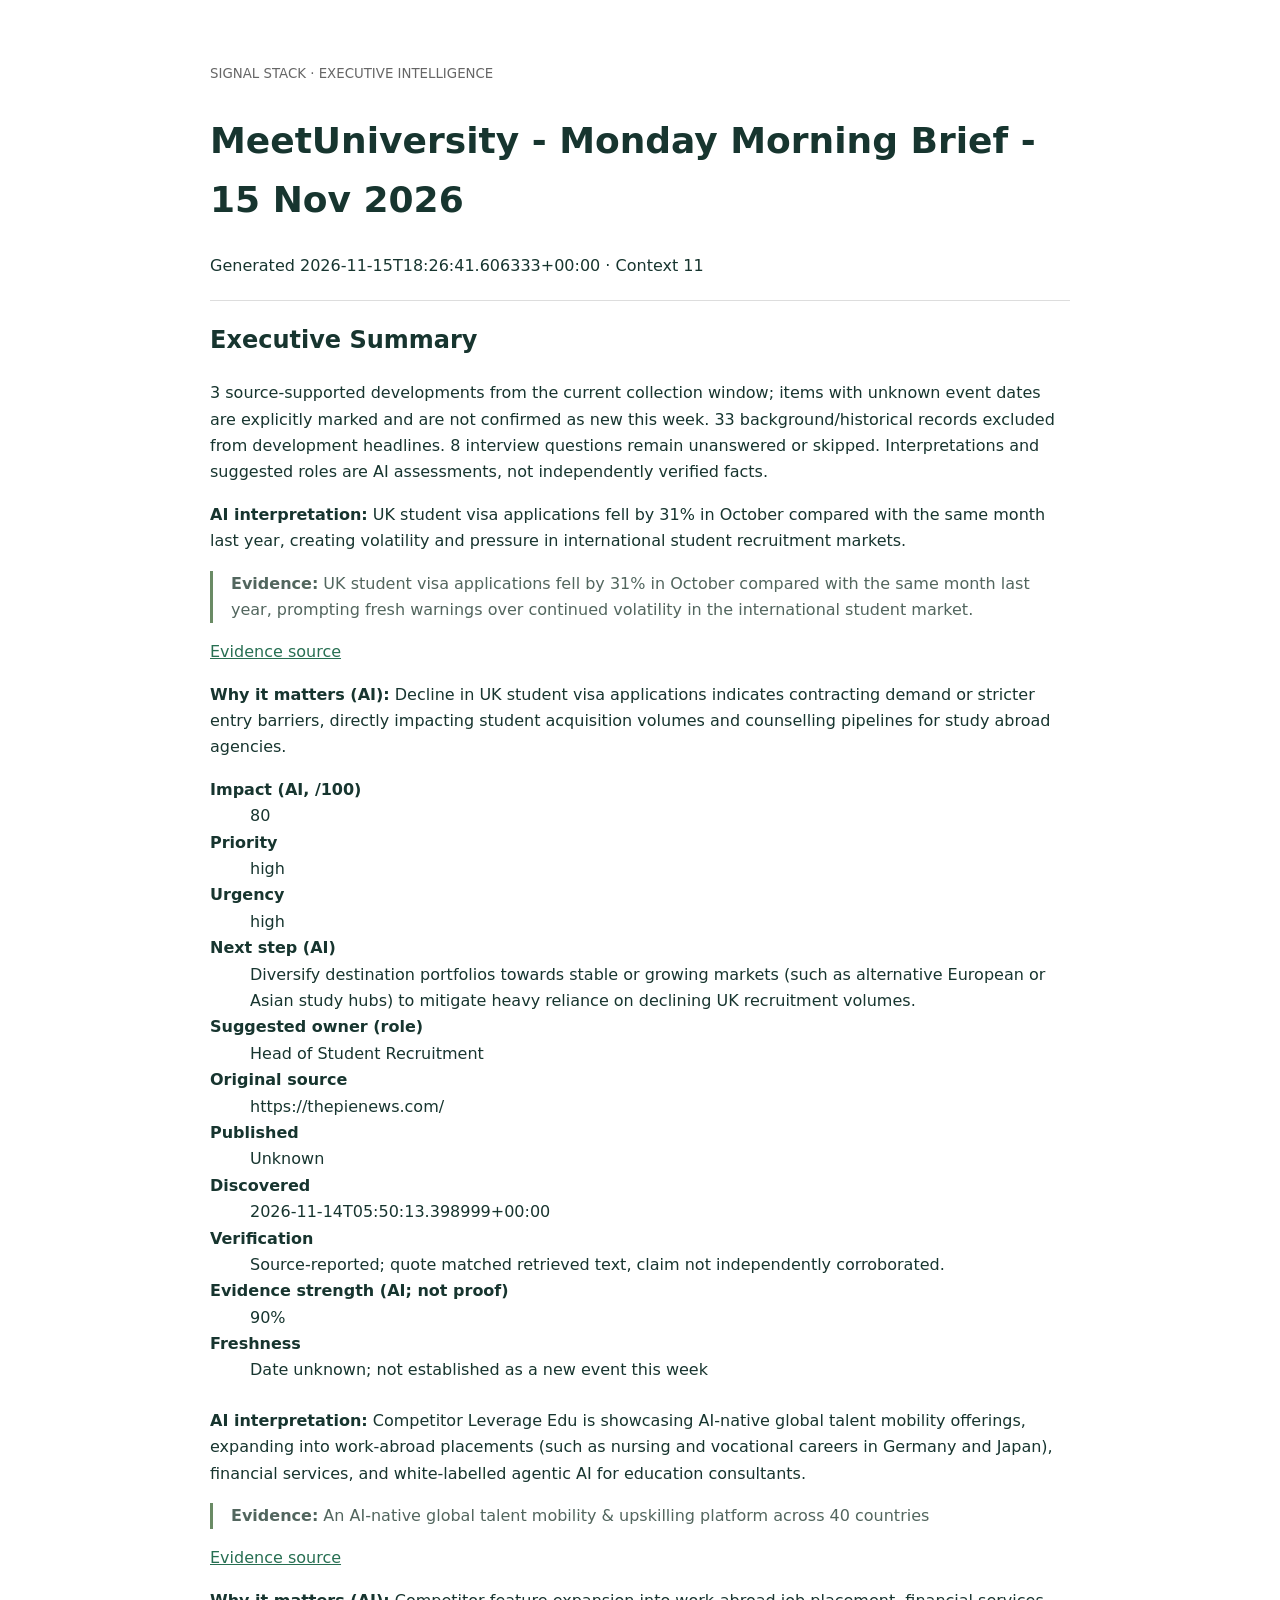
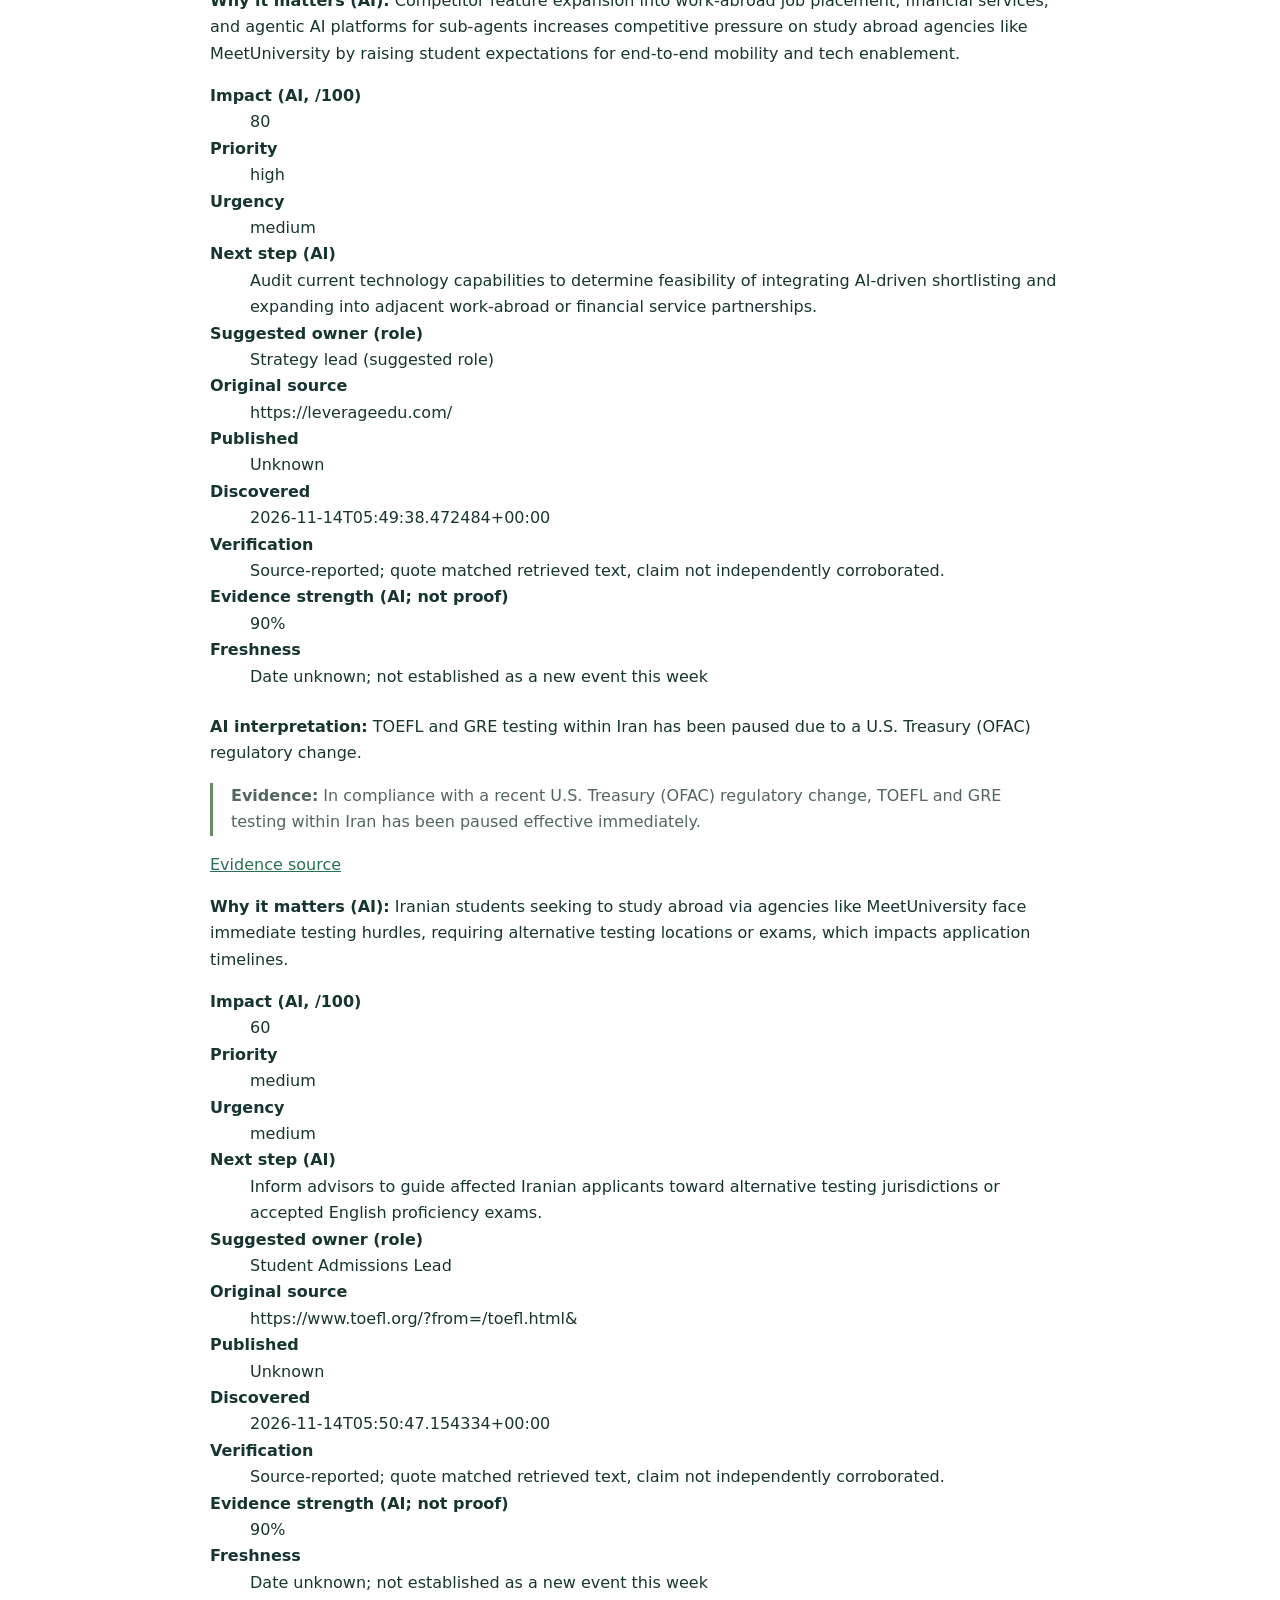
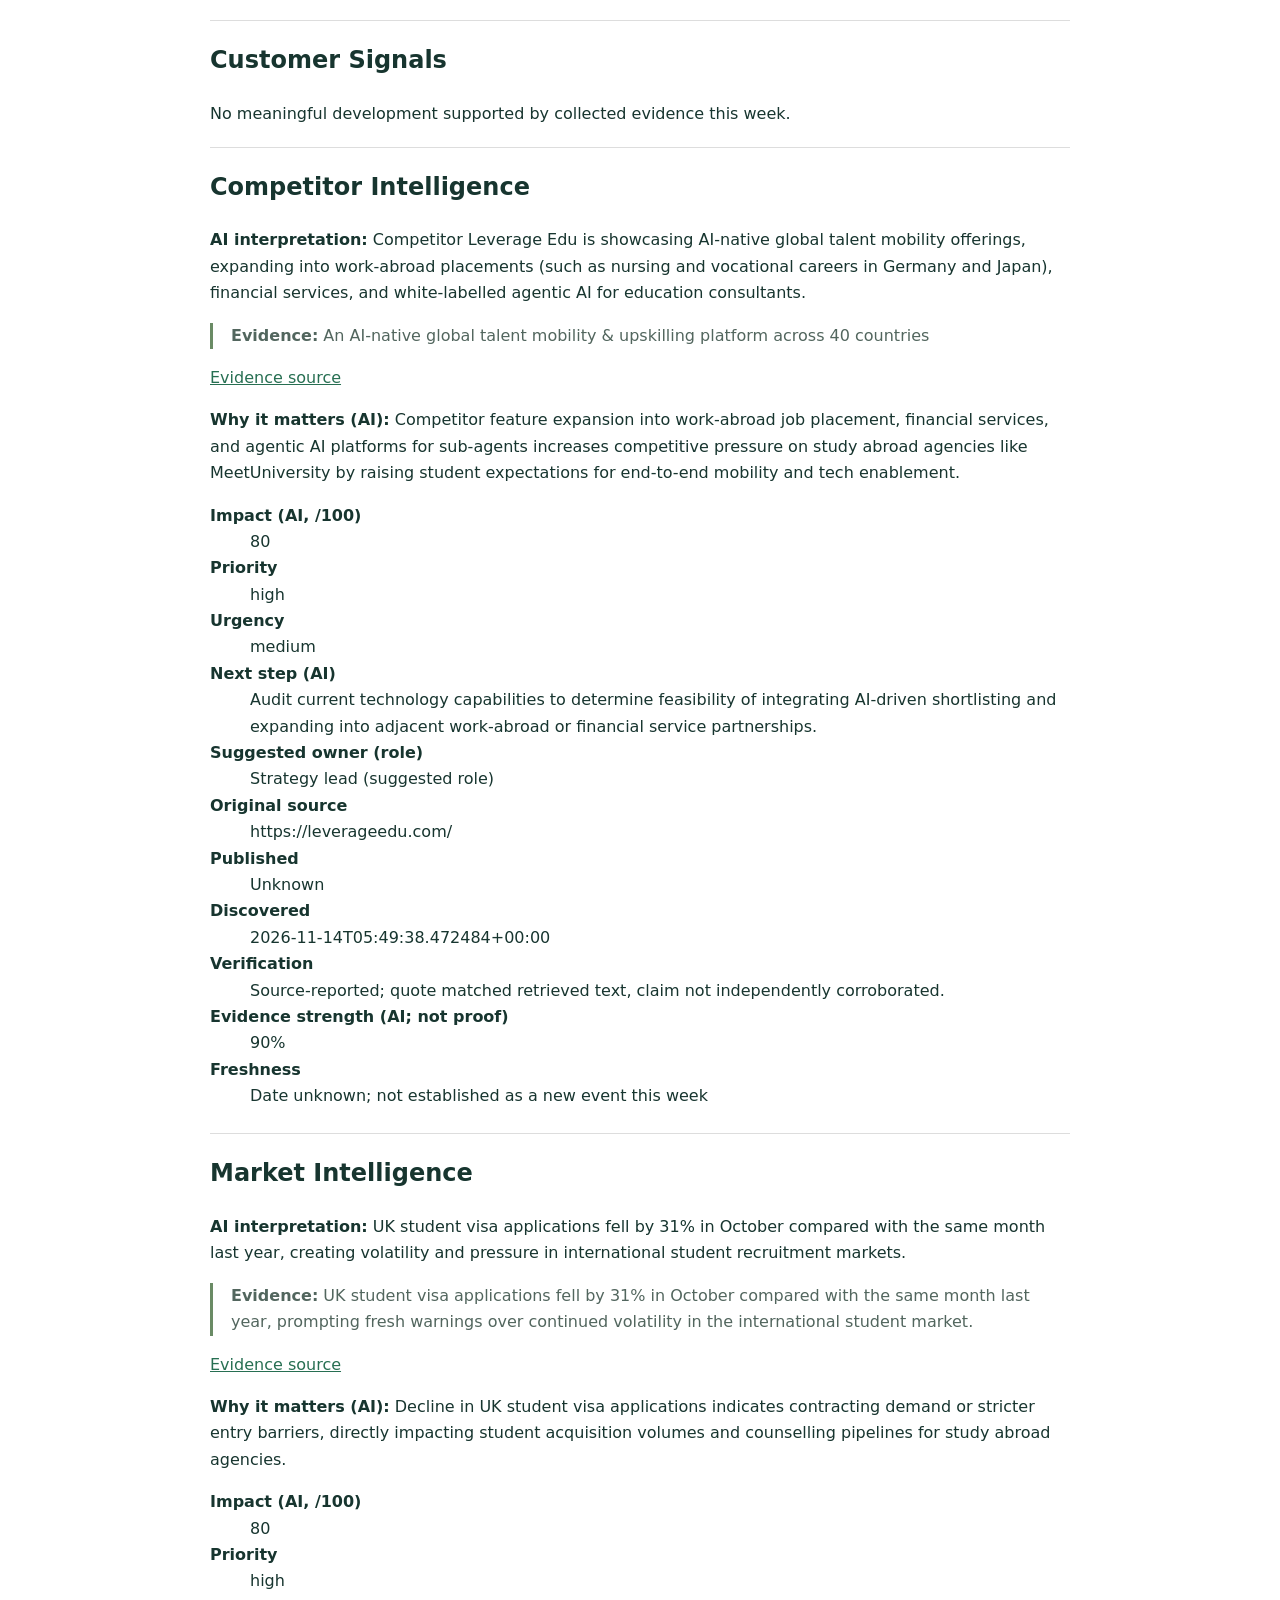
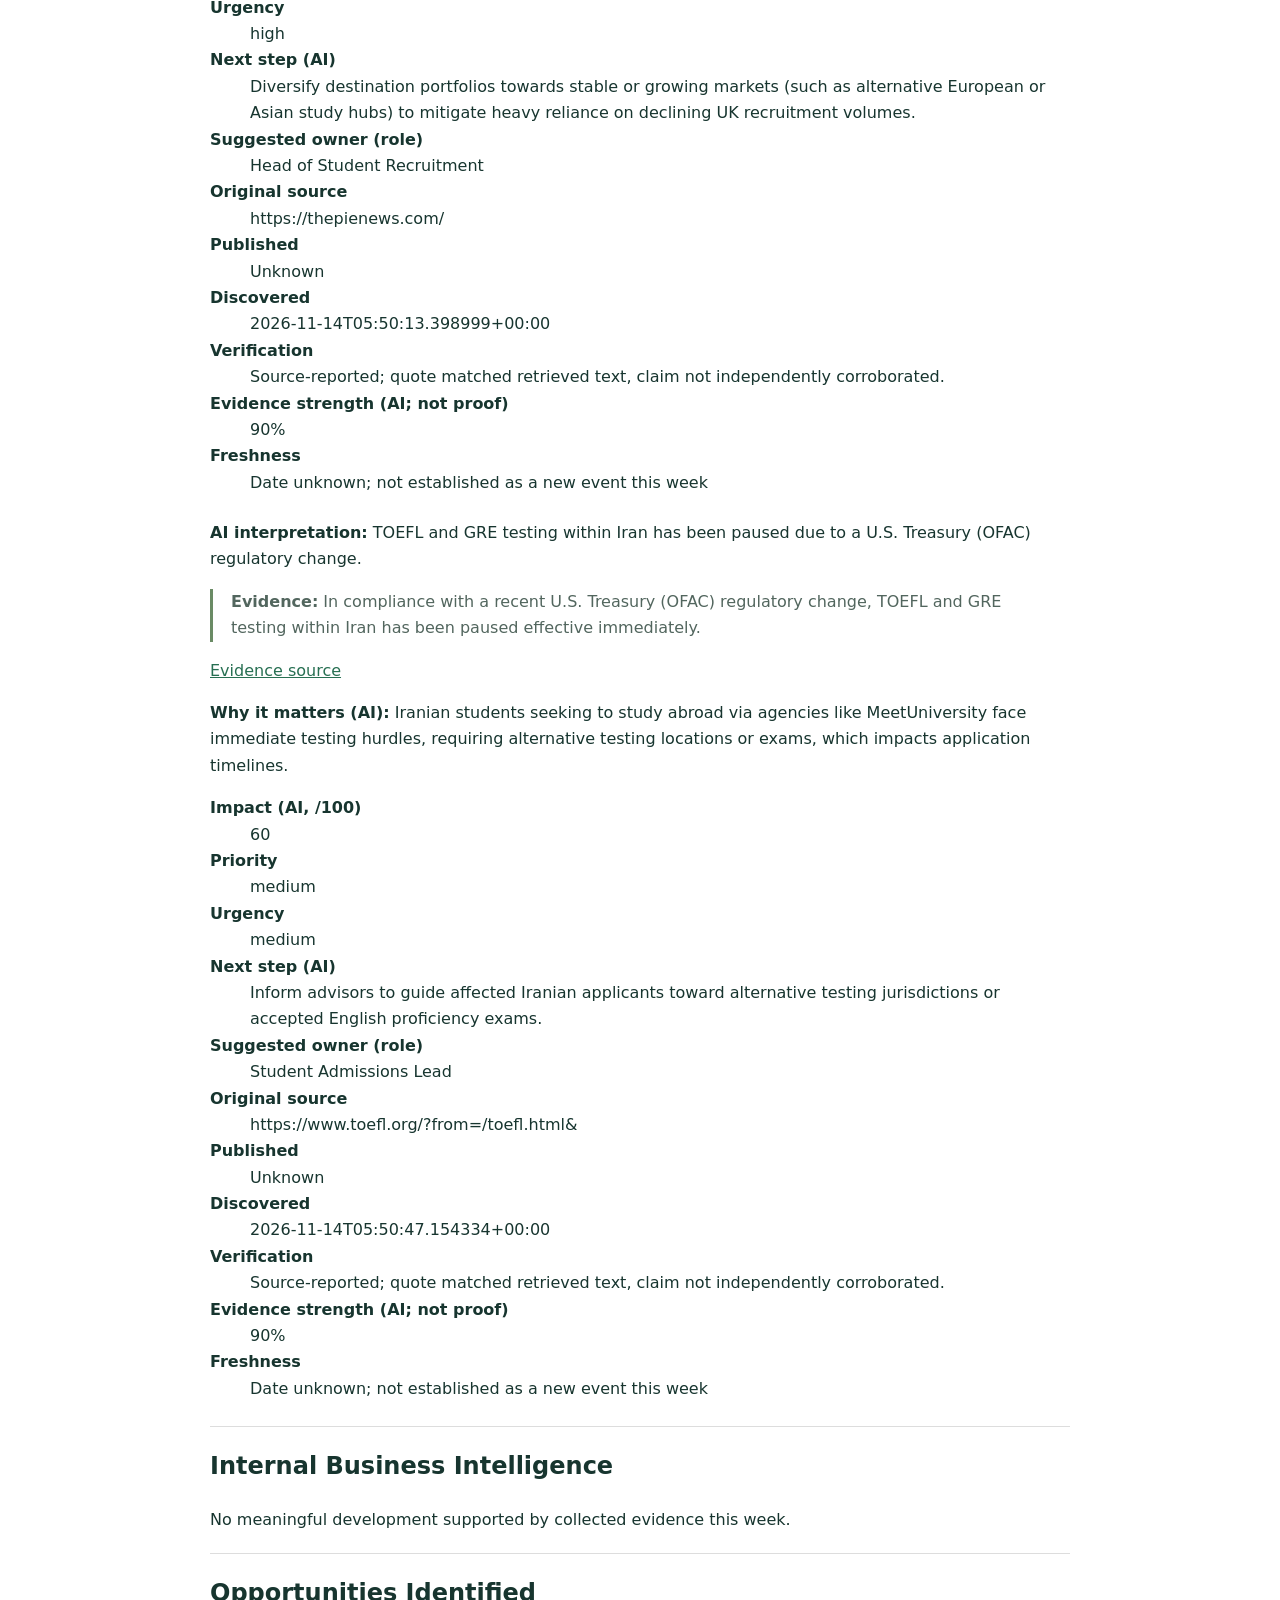
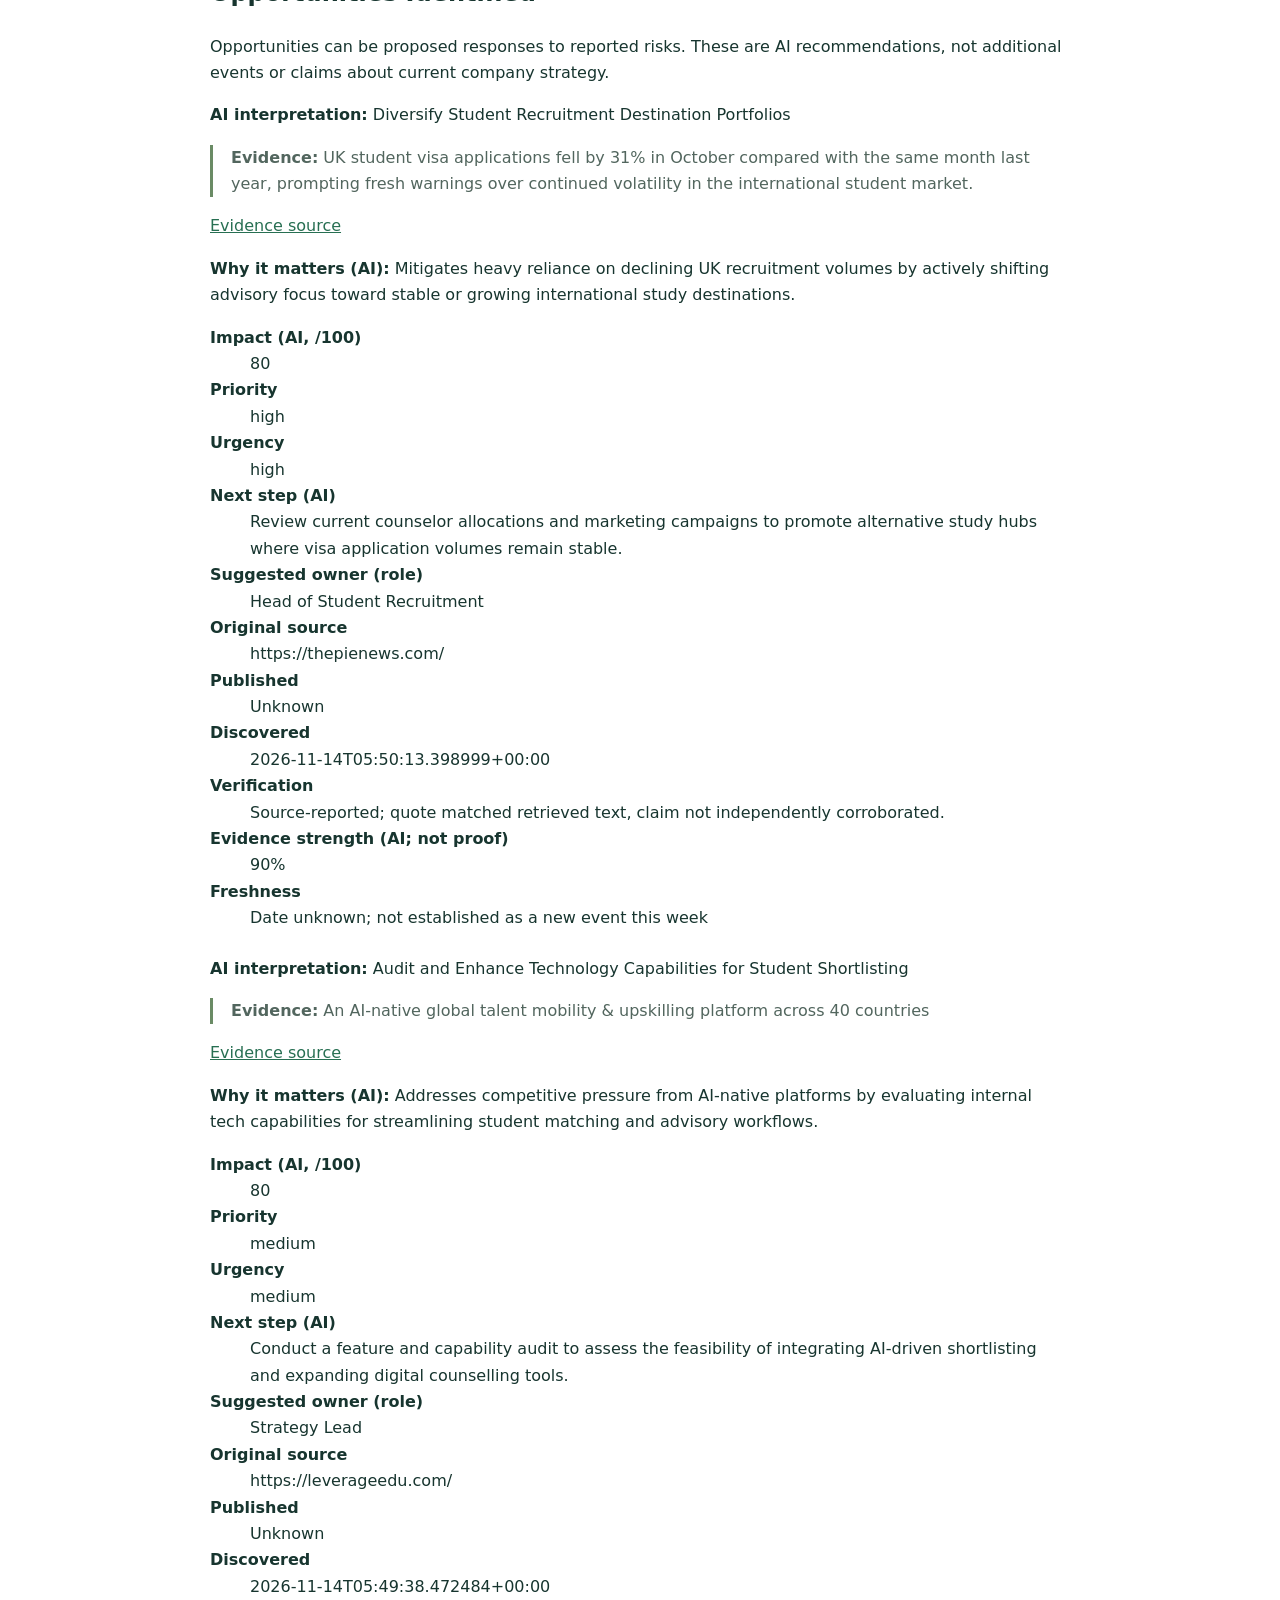
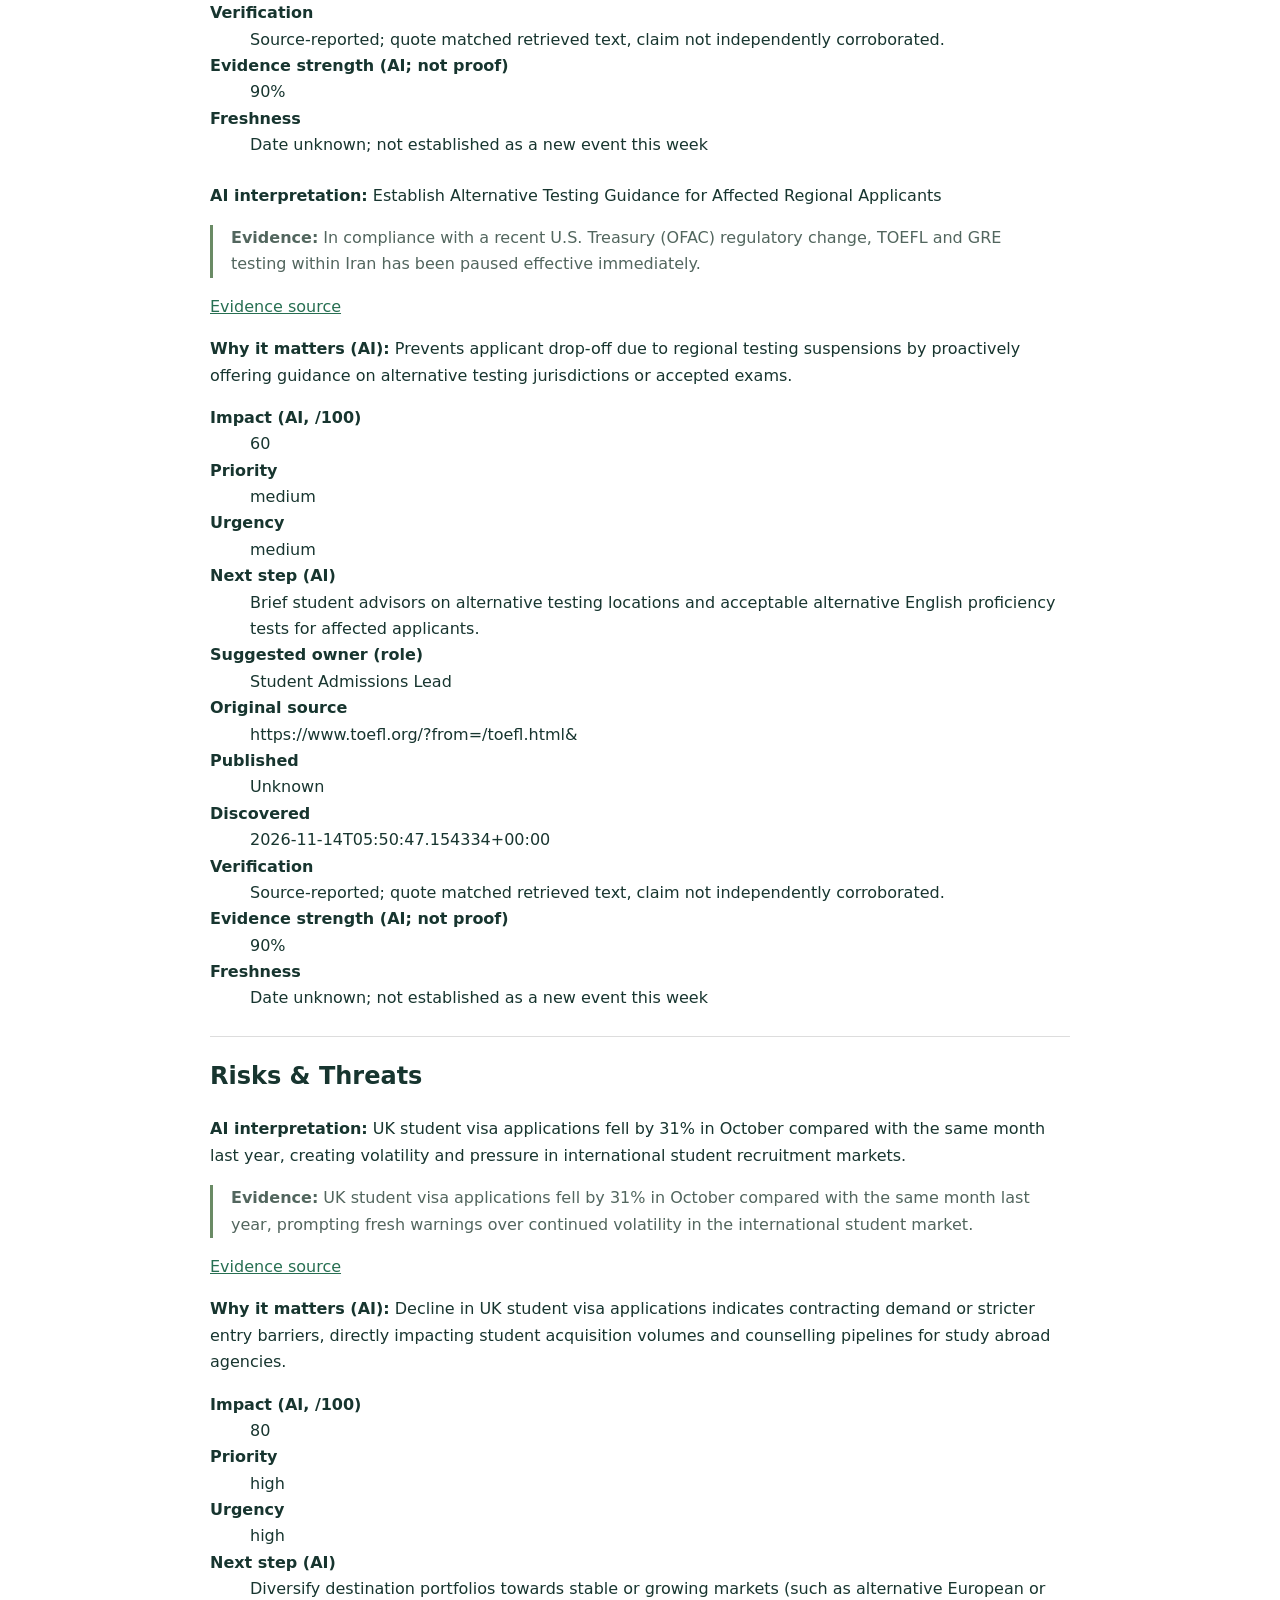
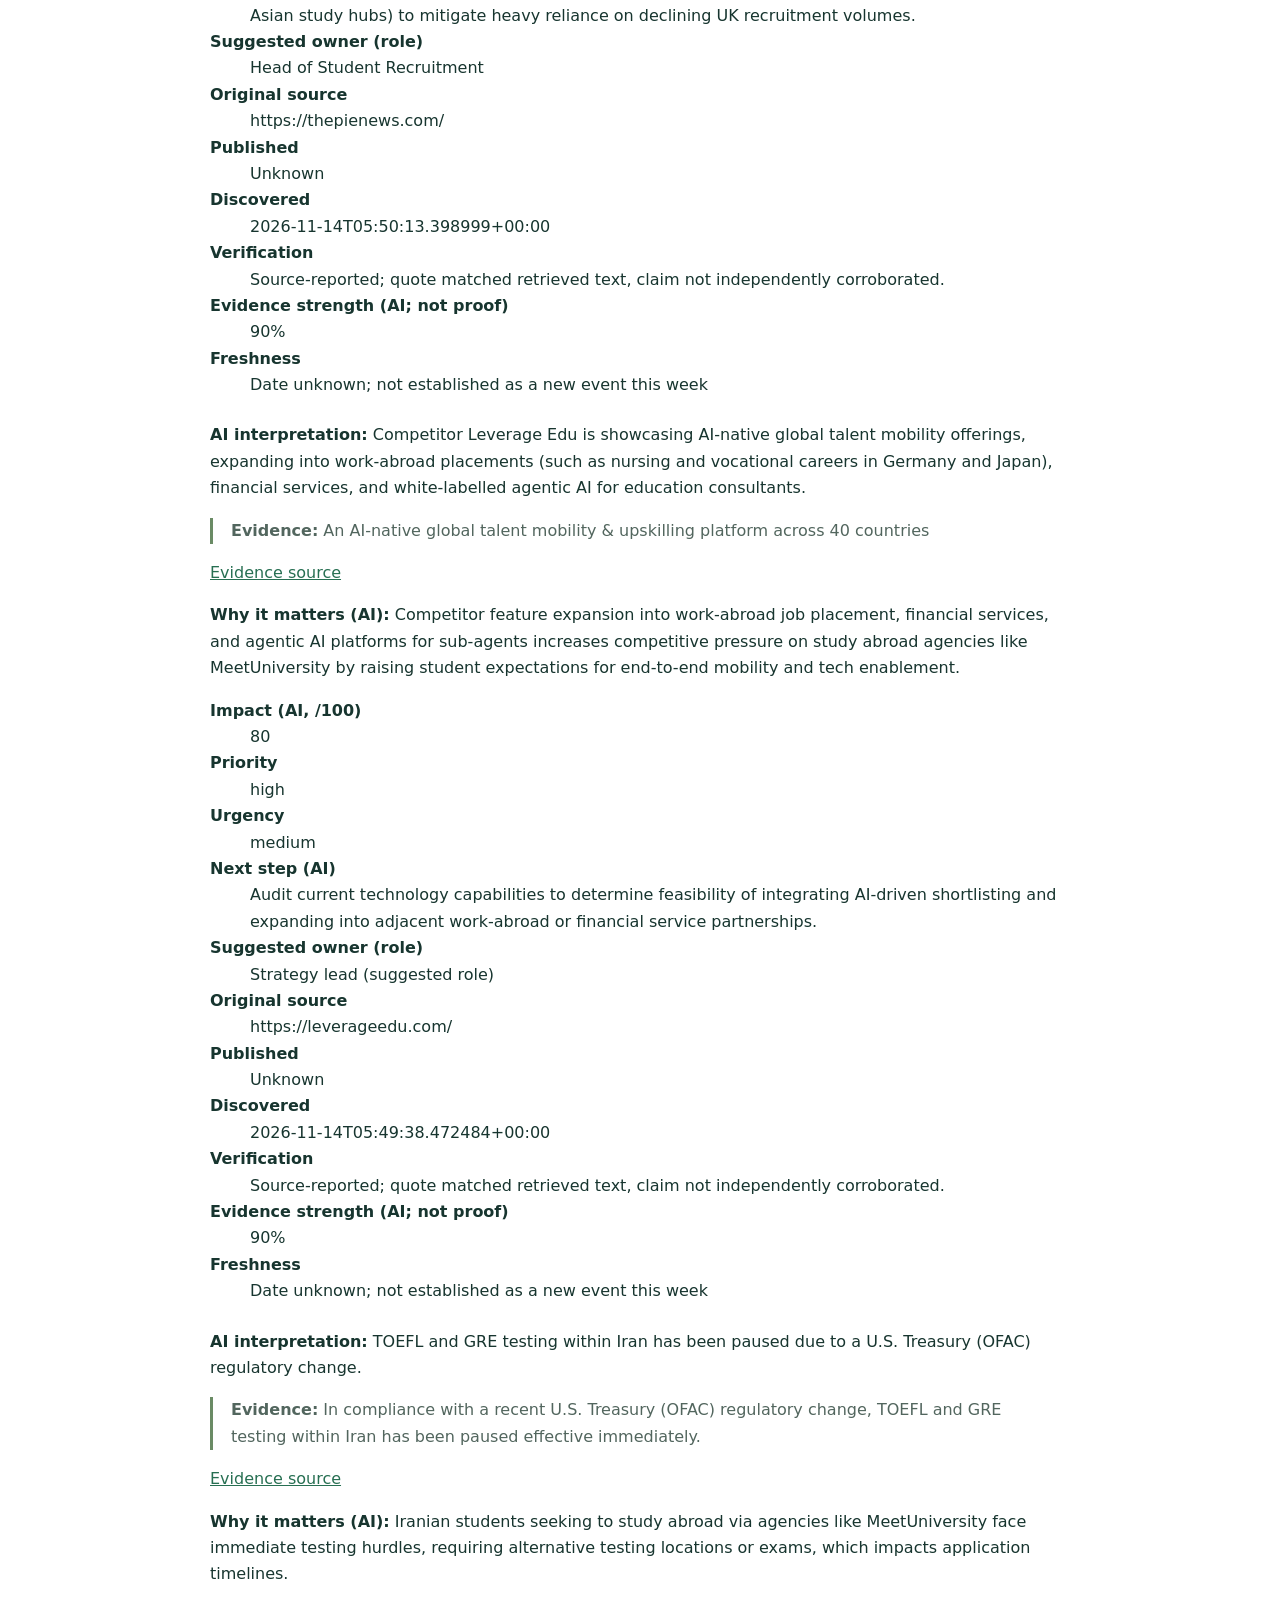
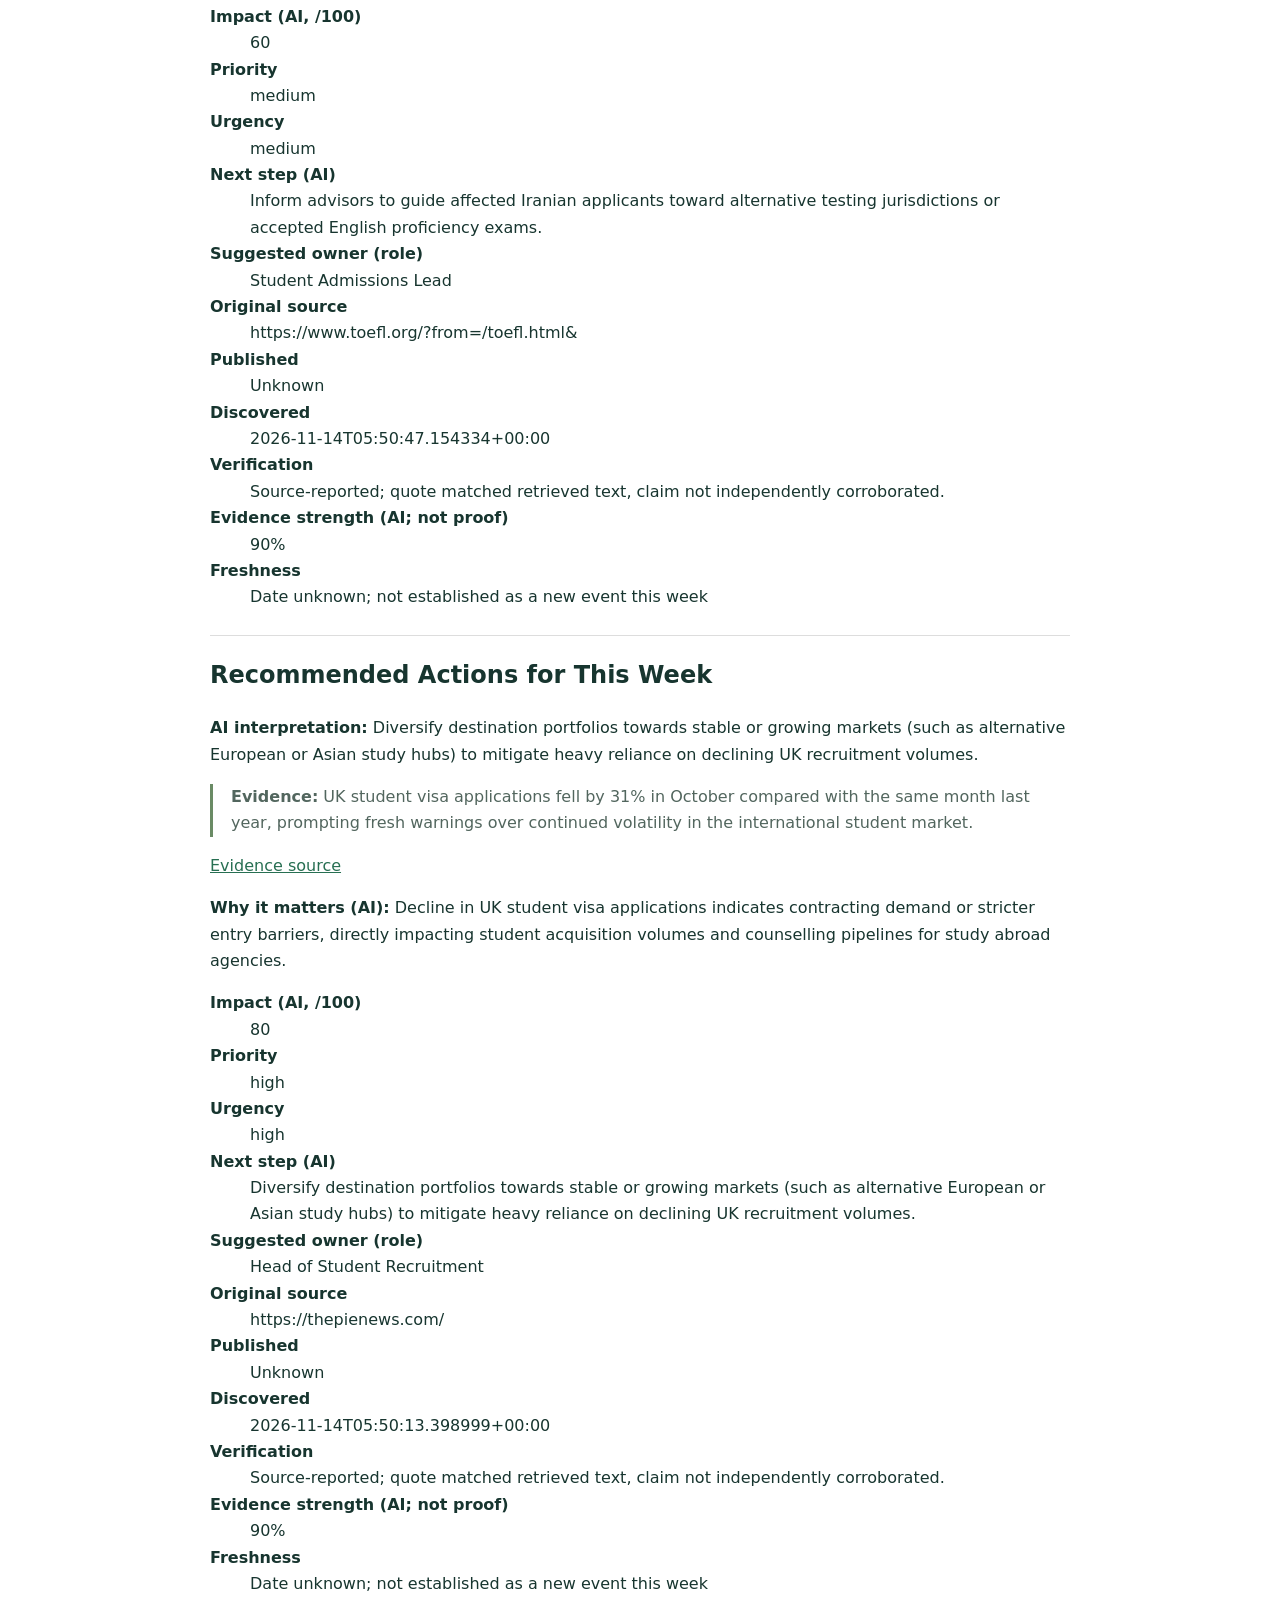
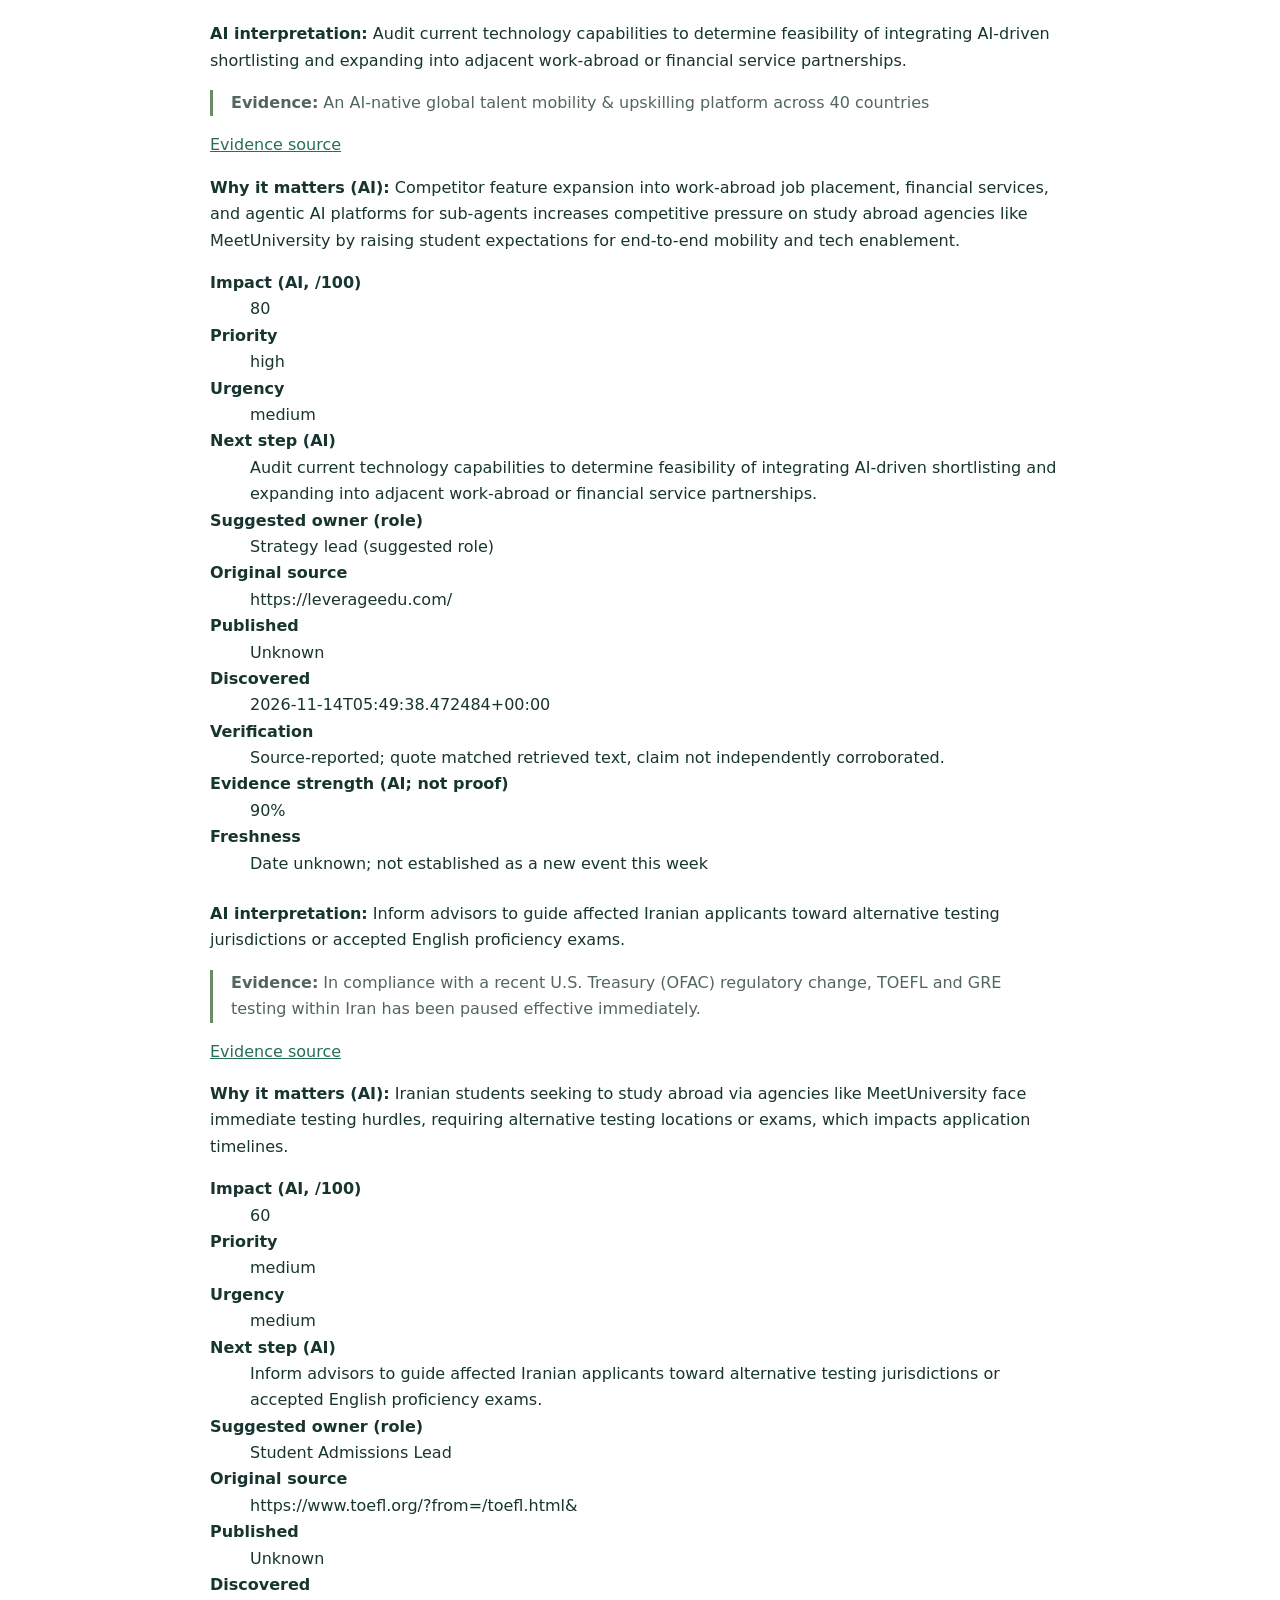
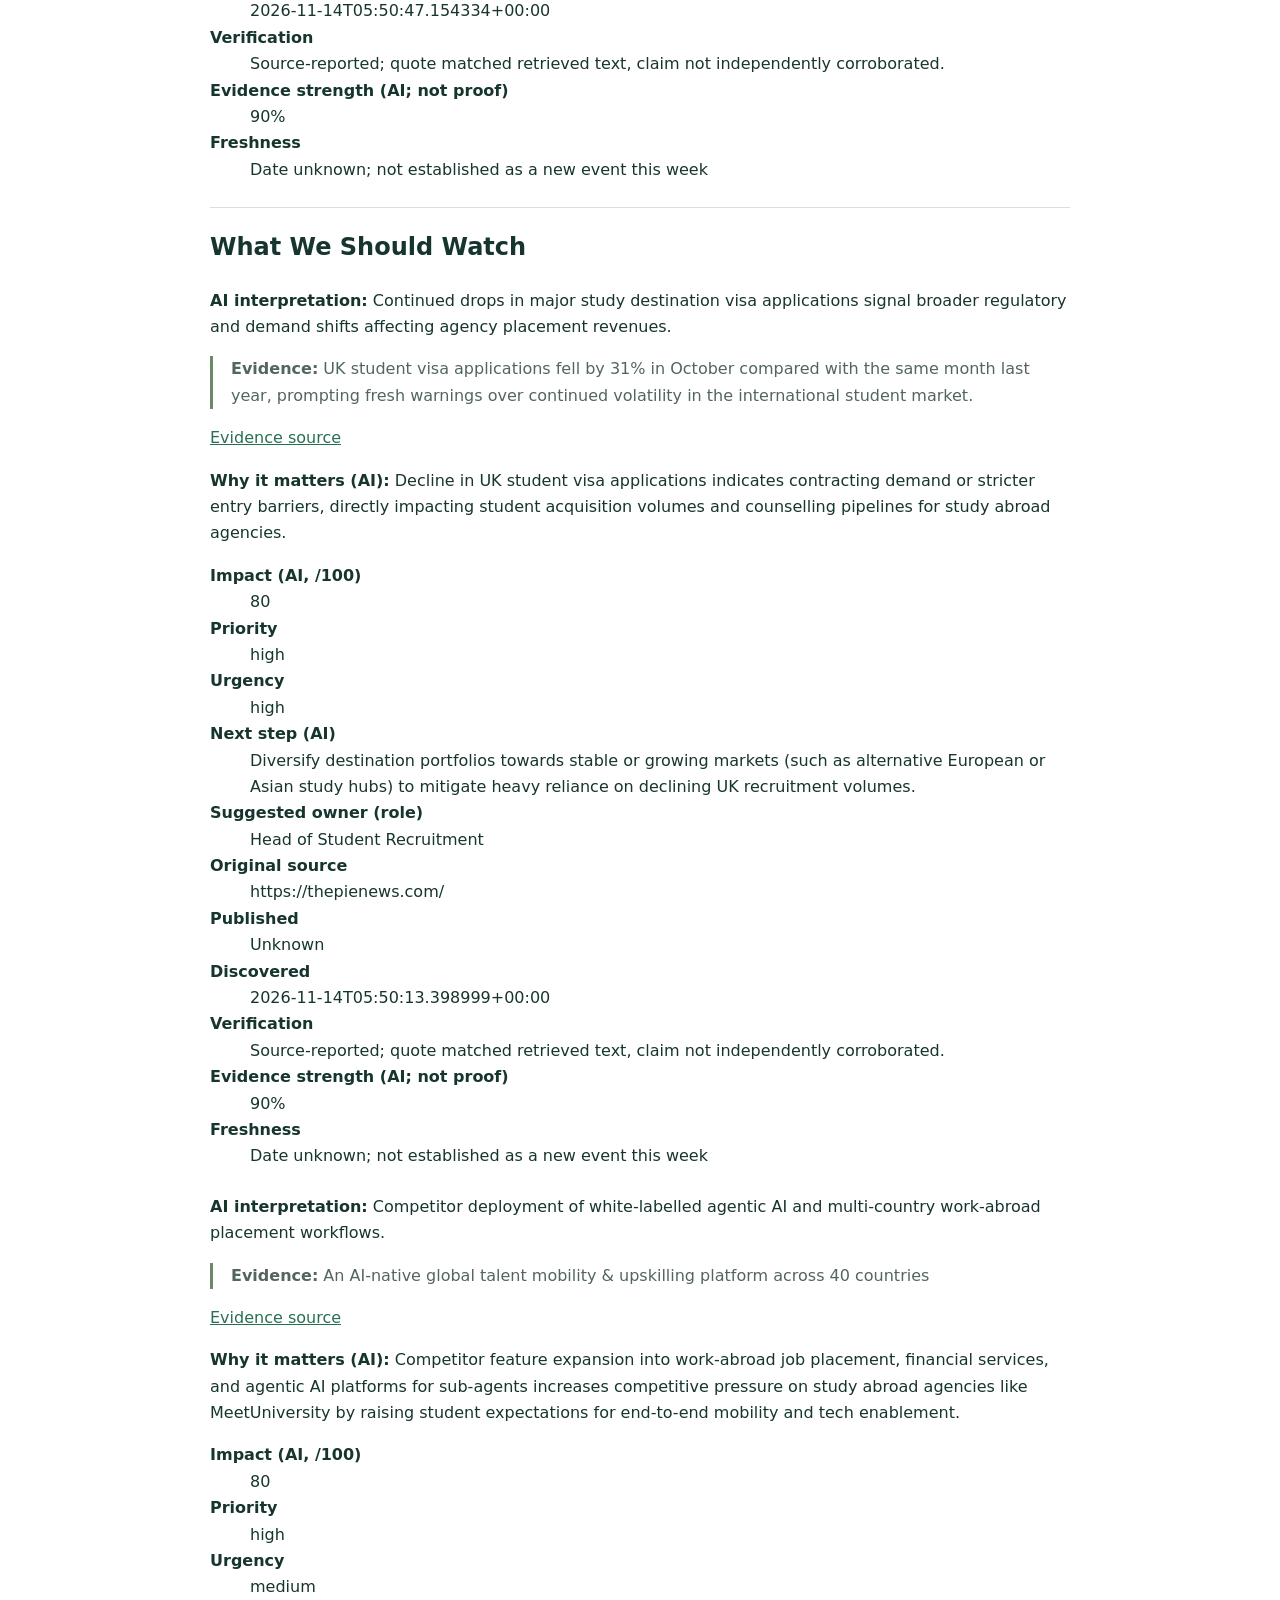
<file: docs/sample_reports/MeetUniversity_Monday_Morning_Brief.html>
<!doctype html><html lang="en"><meta charset="utf-8"><title>MeetUniversity - Monday Morning Brief - 15 Nov 2026</title><style>body{font:16px/1.65 system-ui;max-width:860px;margin:60px auto;padding:0 24px;color:#17352f}h1{font-size:36px}h2{border-top:1px solid #ddd;padding-top:20px}article{margin-bottom:24px}blockquote{border-left:3px solid #6a8b65;margin-left:0;padding-left:18px;color:#52665e}small{color:#666}a{color:#276f52}@media print{body{margin:0}article{break-inside:avoid}}</style><body><small>SIGNAL STACK · EXECUTIVE INTELLIGENCE</small><h1>MeetUniversity - Monday Morning Brief - 15 Nov 2026</h1><p>Generated 2026-11-15T18:26:41.606333+00:00 · Context 11</p><h2>Executive Summary</h2><p>3 source-supported developments from the current collection window; items with unknown event dates are explicitly marked and are not confirmed as new this week. 33 background/historical records excluded from development headlines. 8 interview questions remain unanswered or skipped. Interpretations and suggested roles are AI assessments, not independently verified facts.</p><article><b>AI interpretation:</b> UK student visa applications fell by 31% in October compared with the same month last year, creating volatility and pressure in international student recruitment markets.<blockquote><b>Evidence:</b> UK student visa applications fell by 31% in October compared with the same month last year, prompting fresh warnings over continued volatility in the international student market.</blockquote><a href="https://thepienews.com/">Evidence source</a><p><b>Why it matters (AI):</b> Decline in UK student visa applications indicates contracting demand or stricter entry barriers, directly impacting student acquisition volumes and counselling pipelines for study abroad agencies.</p><dl><dt><b>Impact (AI, /100)</b></dt><dd>80</dd><dt><b>Priority</b></dt><dd>high</dd><dt><b>Urgency</b></dt><dd>high</dd><dt><b>Next step (AI)</b></dt><dd>Diversify destination portfolios towards stable or growing markets (such as alternative European or Asian study hubs) to mitigate heavy reliance on declining UK recruitment volumes.</dd><dt><b>Suggested owner (role)</b></dt><dd>Head of Student Recruitment</dd><dt><b>Original source</b></dt><dd>https://thepienews.com/</dd><dt><b>Published</b></dt><dd>Unknown</dd><dt><b>Discovered</b></dt><dd>2026-11-14T05:50:13.398999+00:00</dd><dt><b>Verification</b></dt><dd>Source-reported; quote matched retrieved text, claim not independently corroborated.</dd><dt><b>Evidence strength (AI; not proof)</b></dt><dd>90%</dd><dt><b>Freshness</b></dt><dd>Date unknown; not established as a new event this week</dd></dl></article><article><b>AI interpretation:</b> Competitor Leverage Edu is showcasing AI-native global talent mobility offerings, expanding into work-abroad placements (such as nursing and vocational careers in Germany and Japan), financial services, and white-labelled agentic AI for education consultants.<blockquote><b>Evidence:</b> An AI-native global talent mobility &amp; upskilling platform across 40 countries</blockquote><a href="https://leverageedu.com/">Evidence source</a><p><b>Why it matters (AI):</b> Competitor feature expansion into work-abroad job placement, financial services, and agentic AI platforms for sub-agents increases competitive pressure on study abroad agencies like MeetUniversity by raising student expectations for end-to-end mobility and tech enablement.</p><dl><dt><b>Impact (AI, /100)</b></dt><dd>80</dd><dt><b>Priority</b></dt><dd>high</dd><dt><b>Urgency</b></dt><dd>medium</dd><dt><b>Next step (AI)</b></dt><dd>Audit current technology capabilities to determine feasibility of integrating AI-driven shortlisting and expanding into adjacent work-abroad or financial service partnerships.</dd><dt><b>Suggested owner (role)</b></dt><dd>Strategy lead (suggested role)</dd><dt><b>Original source</b></dt><dd>https://leverageedu.com/</dd><dt><b>Published</b></dt><dd>Unknown</dd><dt><b>Discovered</b></dt><dd>2026-11-14T05:49:38.472484+00:00</dd><dt><b>Verification</b></dt><dd>Source-reported; quote matched retrieved text, claim not independently corroborated.</dd><dt><b>Evidence strength (AI; not proof)</b></dt><dd>90%</dd><dt><b>Freshness</b></dt><dd>Date unknown; not established as a new event this week</dd></dl></article><article><b>AI interpretation:</b> TOEFL and GRE testing within Iran has been paused due to a U.S. Treasury (OFAC) regulatory change.<blockquote><b>Evidence:</b> In compliance with a recent U.S. Treasury (OFAC) regulatory change, TOEFL and GRE testing within Iran has been paused effective immediately.</blockquote><a href="https://www.toefl.org/?from=/toefl.html&amp;">Evidence source</a><p><b>Why it matters (AI):</b> Iranian students seeking to study abroad via agencies like MeetUniversity face immediate testing hurdles, requiring alternative testing locations or exams, which impacts application timelines.</p><dl><dt><b>Impact (AI, /100)</b></dt><dd>60</dd><dt><b>Priority</b></dt><dd>medium</dd><dt><b>Urgency</b></dt><dd>medium</dd><dt><b>Next step (AI)</b></dt><dd>Inform advisors to guide affected Iranian applicants toward alternative testing jurisdictions or accepted English proficiency exams.</dd><dt><b>Suggested owner (role)</b></dt><dd>Student Admissions Lead</dd><dt><b>Original source</b></dt><dd>https://www.toefl.org/?from=/toefl.html&amp;</dd><dt><b>Published</b></dt><dd>Unknown</dd><dt><b>Discovered</b></dt><dd>2026-11-14T05:50:47.154334+00:00</dd><dt><b>Verification</b></dt><dd>Source-reported; quote matched retrieved text, claim not independently corroborated.</dd><dt><b>Evidence strength (AI; not proof)</b></dt><dd>90%</dd><dt><b>Freshness</b></dt><dd>Date unknown; not established as a new event this week</dd></dl></article><h2>Customer Signals</h2><p>No meaningful development supported by collected evidence this week.</p><h2>Competitor Intelligence</h2><article><b>AI interpretation:</b> Competitor Leverage Edu is showcasing AI-native global talent mobility offerings, expanding into work-abroad placements (such as nursing and vocational careers in Germany and Japan), financial services, and white-labelled agentic AI for education consultants.<blockquote><b>Evidence:</b> An AI-native global talent mobility &amp; upskilling platform across 40 countries</blockquote><a href="https://leverageedu.com/">Evidence source</a><p><b>Why it matters (AI):</b> Competitor feature expansion into work-abroad job placement, financial services, and agentic AI platforms for sub-agents increases competitive pressure on study abroad agencies like MeetUniversity by raising student expectations for end-to-end mobility and tech enablement.</p><dl><dt><b>Impact (AI, /100)</b></dt><dd>80</dd><dt><b>Priority</b></dt><dd>high</dd><dt><b>Urgency</b></dt><dd>medium</dd><dt><b>Next step (AI)</b></dt><dd>Audit current technology capabilities to determine feasibility of integrating AI-driven shortlisting and expanding into adjacent work-abroad or financial service partnerships.</dd><dt><b>Suggested owner (role)</b></dt><dd>Strategy lead (suggested role)</dd><dt><b>Original source</b></dt><dd>https://leverageedu.com/</dd><dt><b>Published</b></dt><dd>Unknown</dd><dt><b>Discovered</b></dt><dd>2026-11-14T05:49:38.472484+00:00</dd><dt><b>Verification</b></dt><dd>Source-reported; quote matched retrieved text, claim not independently corroborated.</dd><dt><b>Evidence strength (AI; not proof)</b></dt><dd>90%</dd><dt><b>Freshness</b></dt><dd>Date unknown; not established as a new event this week</dd></dl></article><h2>Market Intelligence</h2><article><b>AI interpretation:</b> UK student visa applications fell by 31% in October compared with the same month last year, creating volatility and pressure in international student recruitment markets.<blockquote><b>Evidence:</b> UK student visa applications fell by 31% in October compared with the same month last year, prompting fresh warnings over continued volatility in the international student market.</blockquote><a href="https://thepienews.com/">Evidence source</a><p><b>Why it matters (AI):</b> Decline in UK student visa applications indicates contracting demand or stricter entry barriers, directly impacting student acquisition volumes and counselling pipelines for study abroad agencies.</p><dl><dt><b>Impact (AI, /100)</b></dt><dd>80</dd><dt><b>Priority</b></dt><dd>high</dd><dt><b>Urgency</b></dt><dd>high</dd><dt><b>Next step (AI)</b></dt><dd>Diversify destination portfolios towards stable or growing markets (such as alternative European or Asian study hubs) to mitigate heavy reliance on declining UK recruitment volumes.</dd><dt><b>Suggested owner (role)</b></dt><dd>Head of Student Recruitment</dd><dt><b>Original source</b></dt><dd>https://thepienews.com/</dd><dt><b>Published</b></dt><dd>Unknown</dd><dt><b>Discovered</b></dt><dd>2026-11-14T05:50:13.398999+00:00</dd><dt><b>Verification</b></dt><dd>Source-reported; quote matched retrieved text, claim not independently corroborated.</dd><dt><b>Evidence strength (AI; not proof)</b></dt><dd>90%</dd><dt><b>Freshness</b></dt><dd>Date unknown; not established as a new event this week</dd></dl></article><article><b>AI interpretation:</b> TOEFL and GRE testing within Iran has been paused due to a U.S. Treasury (OFAC) regulatory change.<blockquote><b>Evidence:</b> In compliance with a recent U.S. Treasury (OFAC) regulatory change, TOEFL and GRE testing within Iran has been paused effective immediately.</blockquote><a href="https://www.toefl.org/?from=/toefl.html&amp;">Evidence source</a><p><b>Why it matters (AI):</b> Iranian students seeking to study abroad via agencies like MeetUniversity face immediate testing hurdles, requiring alternative testing locations or exams, which impacts application timelines.</p><dl><dt><b>Impact (AI, /100)</b></dt><dd>60</dd><dt><b>Priority</b></dt><dd>medium</dd><dt><b>Urgency</b></dt><dd>medium</dd><dt><b>Next step (AI)</b></dt><dd>Inform advisors to guide affected Iranian applicants toward alternative testing jurisdictions or accepted English proficiency exams.</dd><dt><b>Suggested owner (role)</b></dt><dd>Student Admissions Lead</dd><dt><b>Original source</b></dt><dd>https://www.toefl.org/?from=/toefl.html&amp;</dd><dt><b>Published</b></dt><dd>Unknown</dd><dt><b>Discovered</b></dt><dd>2026-11-14T05:50:47.154334+00:00</dd><dt><b>Verification</b></dt><dd>Source-reported; quote matched retrieved text, claim not independently corroborated.</dd><dt><b>Evidence strength (AI; not proof)</b></dt><dd>90%</dd><dt><b>Freshness</b></dt><dd>Date unknown; not established as a new event this week</dd></dl></article><h2>Internal Business Intelligence</h2><p>No meaningful development supported by collected evidence this week.</p><h2>Opportunities Identified</h2><p>Opportunities can be proposed responses to reported risks. These are AI recommendations, not additional events or claims about current company strategy.</p><article><b>AI interpretation:</b> Diversify Student Recruitment Destination Portfolios<blockquote><b>Evidence:</b> UK student visa applications fell by 31% in October compared with the same month last year, prompting fresh warnings over continued volatility in the international student market.</blockquote><a href="https://thepienews.com/">Evidence source</a><p><b>Why it matters (AI):</b> Mitigates heavy reliance on declining UK recruitment volumes by actively shifting advisory focus toward stable or growing international study destinations.</p><dl><dt><b>Impact (AI, /100)</b></dt><dd>80</dd><dt><b>Priority</b></dt><dd>high</dd><dt><b>Urgency</b></dt><dd>high</dd><dt><b>Next step (AI)</b></dt><dd>Review current counselor allocations and marketing campaigns to promote alternative study hubs where visa application volumes remain stable.</dd><dt><b>Suggested owner (role)</b></dt><dd>Head of Student Recruitment</dd><dt><b>Original source</b></dt><dd>https://thepienews.com/</dd><dt><b>Published</b></dt><dd>Unknown</dd><dt><b>Discovered</b></dt><dd>2026-11-14T05:50:13.398999+00:00</dd><dt><b>Verification</b></dt><dd>Source-reported; quote matched retrieved text, claim not independently corroborated.</dd><dt><b>Evidence strength (AI; not proof)</b></dt><dd>90%</dd><dt><b>Freshness</b></dt><dd>Date unknown; not established as a new event this week</dd></dl></article><article><b>AI interpretation:</b> Audit and Enhance Technology Capabilities for Student Shortlisting<blockquote><b>Evidence:</b> An AI-native global talent mobility &amp; upskilling platform across 40 countries</blockquote><a href="https://leverageedu.com/">Evidence source</a><p><b>Why it matters (AI):</b> Addresses competitive pressure from AI-native platforms by evaluating internal tech capabilities for streamlining student matching and advisory workflows.</p><dl><dt><b>Impact (AI, /100)</b></dt><dd>80</dd><dt><b>Priority</b></dt><dd>medium</dd><dt><b>Urgency</b></dt><dd>medium</dd><dt><b>Next step (AI)</b></dt><dd>Conduct a feature and capability audit to assess the feasibility of integrating AI-driven shortlisting and expanding digital counselling tools.</dd><dt><b>Suggested owner (role)</b></dt><dd>Strategy Lead</dd><dt><b>Original source</b></dt><dd>https://leverageedu.com/</dd><dt><b>Published</b></dt><dd>Unknown</dd><dt><b>Discovered</b></dt><dd>2026-11-14T05:49:38.472484+00:00</dd><dt><b>Verification</b></dt><dd>Source-reported; quote matched retrieved text, claim not independently corroborated.</dd><dt><b>Evidence strength (AI; not proof)</b></dt><dd>90%</dd><dt><b>Freshness</b></dt><dd>Date unknown; not established as a new event this week</dd></dl></article><article><b>AI interpretation:</b> Establish Alternative Testing Guidance for Affected Regional Applicants<blockquote><b>Evidence:</b> In compliance with a recent U.S. Treasury (OFAC) regulatory change, TOEFL and GRE testing within Iran has been paused effective immediately.</blockquote><a href="https://www.toefl.org/?from=/toefl.html&amp;">Evidence source</a><p><b>Why it matters (AI):</b> Prevents applicant drop-off due to regional testing suspensions by proactively offering guidance on alternative testing jurisdictions or accepted exams.</p><dl><dt><b>Impact (AI, /100)</b></dt><dd>60</dd><dt><b>Priority</b></dt><dd>medium</dd><dt><b>Urgency</b></dt><dd>medium</dd><dt><b>Next step (AI)</b></dt><dd>Brief student advisors on alternative testing locations and acceptable alternative English proficiency tests for affected applicants.</dd><dt><b>Suggested owner (role)</b></dt><dd>Student Admissions Lead</dd><dt><b>Original source</b></dt><dd>https://www.toefl.org/?from=/toefl.html&amp;</dd><dt><b>Published</b></dt><dd>Unknown</dd><dt><b>Discovered</b></dt><dd>2026-11-14T05:50:47.154334+00:00</dd><dt><b>Verification</b></dt><dd>Source-reported; quote matched retrieved text, claim not independently corroborated.</dd><dt><b>Evidence strength (AI; not proof)</b></dt><dd>90%</dd><dt><b>Freshness</b></dt><dd>Date unknown; not established as a new event this week</dd></dl></article><h2>Risks &amp; Threats</h2><article><b>AI interpretation:</b> UK student visa applications fell by 31% in October compared with the same month last year, creating volatility and pressure in international student recruitment markets.<blockquote><b>Evidence:</b> UK student visa applications fell by 31% in October compared with the same month last year, prompting fresh warnings over continued volatility in the international student market.</blockquote><a href="https://thepienews.com/">Evidence source</a><p><b>Why it matters (AI):</b> Decline in UK student visa applications indicates contracting demand or stricter entry barriers, directly impacting student acquisition volumes and counselling pipelines for study abroad agencies.</p><dl><dt><b>Impact (AI, /100)</b></dt><dd>80</dd><dt><b>Priority</b></dt><dd>high</dd><dt><b>Urgency</b></dt><dd>high</dd><dt><b>Next step (AI)</b></dt><dd>Diversify destination portfolios towards stable or growing markets (such as alternative European or Asian study hubs) to mitigate heavy reliance on declining UK recruitment volumes.</dd><dt><b>Suggested owner (role)</b></dt><dd>Head of Student Recruitment</dd><dt><b>Original source</b></dt><dd>https://thepienews.com/</dd><dt><b>Published</b></dt><dd>Unknown</dd><dt><b>Discovered</b></dt><dd>2026-11-14T05:50:13.398999+00:00</dd><dt><b>Verification</b></dt><dd>Source-reported; quote matched retrieved text, claim not independently corroborated.</dd><dt><b>Evidence strength (AI; not proof)</b></dt><dd>90%</dd><dt><b>Freshness</b></dt><dd>Date unknown; not established as a new event this week</dd></dl></article><article><b>AI interpretation:</b> Competitor Leverage Edu is showcasing AI-native global talent mobility offerings, expanding into work-abroad placements (such as nursing and vocational careers in Germany and Japan), financial services, and white-labelled agentic AI for education consultants.<blockquote><b>Evidence:</b> An AI-native global talent mobility &amp; upskilling platform across 40 countries</blockquote><a href="https://leverageedu.com/">Evidence source</a><p><b>Why it matters (AI):</b> Competitor feature expansion into work-abroad job placement, financial services, and agentic AI platforms for sub-agents increases competitive pressure on study abroad agencies like MeetUniversity by raising student expectations for end-to-end mobility and tech enablement.</p><dl><dt><b>Impact (AI, /100)</b></dt><dd>80</dd><dt><b>Priority</b></dt><dd>high</dd><dt><b>Urgency</b></dt><dd>medium</dd><dt><b>Next step (AI)</b></dt><dd>Audit current technology capabilities to determine feasibility of integrating AI-driven shortlisting and expanding into adjacent work-abroad or financial service partnerships.</dd><dt><b>Suggested owner (role)</b></dt><dd>Strategy lead (suggested role)</dd><dt><b>Original source</b></dt><dd>https://leverageedu.com/</dd><dt><b>Published</b></dt><dd>Unknown</dd><dt><b>Discovered</b></dt><dd>2026-11-14T05:49:38.472484+00:00</dd><dt><b>Verification</b></dt><dd>Source-reported; quote matched retrieved text, claim not independently corroborated.</dd><dt><b>Evidence strength (AI; not proof)</b></dt><dd>90%</dd><dt><b>Freshness</b></dt><dd>Date unknown; not established as a new event this week</dd></dl></article><article><b>AI interpretation:</b> TOEFL and GRE testing within Iran has been paused due to a U.S. Treasury (OFAC) regulatory change.<blockquote><b>Evidence:</b> In compliance with a recent U.S. Treasury (OFAC) regulatory change, TOEFL and GRE testing within Iran has been paused effective immediately.</blockquote><a href="https://www.toefl.org/?from=/toefl.html&amp;">Evidence source</a><p><b>Why it matters (AI):</b> Iranian students seeking to study abroad via agencies like MeetUniversity face immediate testing hurdles, requiring alternative testing locations or exams, which impacts application timelines.</p><dl><dt><b>Impact (AI, /100)</b></dt><dd>60</dd><dt><b>Priority</b></dt><dd>medium</dd><dt><b>Urgency</b></dt><dd>medium</dd><dt><b>Next step (AI)</b></dt><dd>Inform advisors to guide affected Iranian applicants toward alternative testing jurisdictions or accepted English proficiency exams.</dd><dt><b>Suggested owner (role)</b></dt><dd>Student Admissions Lead</dd><dt><b>Original source</b></dt><dd>https://www.toefl.org/?from=/toefl.html&amp;</dd><dt><b>Published</b></dt><dd>Unknown</dd><dt><b>Discovered</b></dt><dd>2026-11-14T05:50:47.154334+00:00</dd><dt><b>Verification</b></dt><dd>Source-reported; quote matched retrieved text, claim not independently corroborated.</dd><dt><b>Evidence strength (AI; not proof)</b></dt><dd>90%</dd><dt><b>Freshness</b></dt><dd>Date unknown; not established as a new event this week</dd></dl></article><h2>Recommended Actions for This Week</h2><article><b>AI interpretation:</b> Diversify destination portfolios towards stable or growing markets (such as alternative European or Asian study hubs) to mitigate heavy reliance on declining UK recruitment volumes.<blockquote><b>Evidence:</b> UK student visa applications fell by 31% in October compared with the same month last year, prompting fresh warnings over continued volatility in the international student market.</blockquote><a href="https://thepienews.com/">Evidence source</a><p><b>Why it matters (AI):</b> Decline in UK student visa applications indicates contracting demand or stricter entry barriers, directly impacting student acquisition volumes and counselling pipelines for study abroad agencies.</p><dl><dt><b>Impact (AI, /100)</b></dt><dd>80</dd><dt><b>Priority</b></dt><dd>high</dd><dt><b>Urgency</b></dt><dd>high</dd><dt><b>Next step (AI)</b></dt><dd>Diversify destination portfolios towards stable or growing markets (such as alternative European or Asian study hubs) to mitigate heavy reliance on declining UK recruitment volumes.</dd><dt><b>Suggested owner (role)</b></dt><dd>Head of Student Recruitment</dd><dt><b>Original source</b></dt><dd>https://thepienews.com/</dd><dt><b>Published</b></dt><dd>Unknown</dd><dt><b>Discovered</b></dt><dd>2026-11-14T05:50:13.398999+00:00</dd><dt><b>Verification</b></dt><dd>Source-reported; quote matched retrieved text, claim not independently corroborated.</dd><dt><b>Evidence strength (AI; not proof)</b></dt><dd>90%</dd><dt><b>Freshness</b></dt><dd>Date unknown; not established as a new event this week</dd></dl></article><article><b>AI interpretation:</b> Audit current technology capabilities to determine feasibility of integrating AI-driven shortlisting and expanding into adjacent work-abroad or financial service partnerships.<blockquote><b>Evidence:</b> An AI-native global talent mobility &amp; upskilling platform across 40 countries</blockquote><a href="https://leverageedu.com/">Evidence source</a><p><b>Why it matters (AI):</b> Competitor feature expansion into work-abroad job placement, financial services, and agentic AI platforms for sub-agents increases competitive pressure on study abroad agencies like MeetUniversity by raising student expectations for end-to-end mobility and tech enablement.</p><dl><dt><b>Impact (AI, /100)</b></dt><dd>80</dd><dt><b>Priority</b></dt><dd>high</dd><dt><b>Urgency</b></dt><dd>medium</dd><dt><b>Next step (AI)</b></dt><dd>Audit current technology capabilities to determine feasibility of integrating AI-driven shortlisting and expanding into adjacent work-abroad or financial service partnerships.</dd><dt><b>Suggested owner (role)</b></dt><dd>Strategy lead (suggested role)</dd><dt><b>Original source</b></dt><dd>https://leverageedu.com/</dd><dt><b>Published</b></dt><dd>Unknown</dd><dt><b>Discovered</b></dt><dd>2026-11-14T05:49:38.472484+00:00</dd><dt><b>Verification</b></dt><dd>Source-reported; quote matched retrieved text, claim not independently corroborated.</dd><dt><b>Evidence strength (AI; not proof)</b></dt><dd>90%</dd><dt><b>Freshness</b></dt><dd>Date unknown; not established as a new event this week</dd></dl></article><article><b>AI interpretation:</b> Inform advisors to guide affected Iranian applicants toward alternative testing jurisdictions or accepted English proficiency exams.<blockquote><b>Evidence:</b> In compliance with a recent U.S. Treasury (OFAC) regulatory change, TOEFL and GRE testing within Iran has been paused effective immediately.</blockquote><a href="https://www.toefl.org/?from=/toefl.html&amp;">Evidence source</a><p><b>Why it matters (AI):</b> Iranian students seeking to study abroad via agencies like MeetUniversity face immediate testing hurdles, requiring alternative testing locations or exams, which impacts application timelines.</p><dl><dt><b>Impact (AI, /100)</b></dt><dd>60</dd><dt><b>Priority</b></dt><dd>medium</dd><dt><b>Urgency</b></dt><dd>medium</dd><dt><b>Next step (AI)</b></dt><dd>Inform advisors to guide affected Iranian applicants toward alternative testing jurisdictions or accepted English proficiency exams.</dd><dt><b>Suggested owner (role)</b></dt><dd>Student Admissions Lead</dd><dt><b>Original source</b></dt><dd>https://www.toefl.org/?from=/toefl.html&amp;</dd><dt><b>Published</b></dt><dd>Unknown</dd><dt><b>Discovered</b></dt><dd>2026-11-14T05:50:47.154334+00:00</dd><dt><b>Verification</b></dt><dd>Source-reported; quote matched retrieved text, claim not independently corroborated.</dd><dt><b>Evidence strength (AI; not proof)</b></dt><dd>90%</dd><dt><b>Freshness</b></dt><dd>Date unknown; not established as a new event this week</dd></dl></article><h2>What We Should Watch</h2><article><b>AI interpretation:</b> Continued drops in major study destination visa applications signal broader regulatory and demand shifts affecting agency placement revenues.<blockquote><b>Evidence:</b> UK student visa applications fell by 31% in October compared with the same month last year, prompting fresh warnings over continued volatility in the international student market.</blockquote><a href="https://thepienews.com/">Evidence source</a><p><b>Why it matters (AI):</b> Decline in UK student visa applications indicates contracting demand or stricter entry barriers, directly impacting student acquisition volumes and counselling pipelines for study abroad agencies.</p><dl><dt><b>Impact (AI, /100)</b></dt><dd>80</dd><dt><b>Priority</b></dt><dd>high</dd><dt><b>Urgency</b></dt><dd>high</dd><dt><b>Next step (AI)</b></dt><dd>Diversify destination portfolios towards stable or growing markets (such as alternative European or Asian study hubs) to mitigate heavy reliance on declining UK recruitment volumes.</dd><dt><b>Suggested owner (role)</b></dt><dd>Head of Student Recruitment</dd><dt><b>Original source</b></dt><dd>https://thepienews.com/</dd><dt><b>Published</b></dt><dd>Unknown</dd><dt><b>Discovered</b></dt><dd>2026-11-14T05:50:13.398999+00:00</dd><dt><b>Verification</b></dt><dd>Source-reported; quote matched retrieved text, claim not independently corroborated.</dd><dt><b>Evidence strength (AI; not proof)</b></dt><dd>90%</dd><dt><b>Freshness</b></dt><dd>Date unknown; not established as a new event this week</dd></dl></article><article><b>AI interpretation:</b> Competitor deployment of white-labelled agentic AI and multi-country work-abroad placement workflows.<blockquote><b>Evidence:</b> An AI-native global talent mobility &amp; upskilling platform across 40 countries</blockquote><a href="https://leverageedu.com/">Evidence source</a><p><b>Why it matters (AI):</b> Competitor feature expansion into work-abroad job placement, financial services, and agentic AI platforms for sub-agents increases competitive pressure on study abroad agencies like MeetUniversity by raising student expectations for end-to-end mobility and tech enablement.</p><dl><dt><b>Impact (AI, /100)</b></dt><dd>80</dd><dt><b>Priority</b></dt><dd>high</dd><dt><b>Urgency</b></dt><dd>medium</dd><dt><b>Next step (AI)</b></dt><dd>Audit current technology capabilities to determine feasibility of integrating AI-driven shortlisting and expanding into adjacent work-abroad or financial service partnerships.</dd><dt><b>Suggested owner (role)</b></dt><dd>Strategy lead (suggested role)</dd><dt><b>Original source</b></dt><dd>https://leverageedu.com/</dd><dt><b>Published</b></dt><dd>Unknown</dd><dt><b>Discovered</b></dt><dd>2026-11-14T05:49:38.472484+00:00</dd><dt><b>Verification</b></dt><dd>Source-reported; quote matched retrieved text, claim not independently corroborated.</dd><dt><b>Evidence strength (AI; not proof)</b></dt><dd>90%</dd><dt><b>Freshness</b></dt><dd>Date unknown; not established as a new event this week</dd></dl></article><article><b>AI interpretation:</b> Expansion of high-volume digital loan comparison platforms targeting Indian study abroad aspirants.<blockquote><b>Evidence:</b> WeMakeScholars accounts for nearly 16.5% of all overseas education loans availed by Indian students.</blockquote><a href="https://www.wemakescholars.com/">Evidence source</a><p><b>Why it matters (AI):</b> Demonstrates aggressive scaling and strong institutional backing (such as recognition from NITI Aayog and AICTE) by a major competitor in study abroad financing, intensifying competition in student acquisition channels relevant to MeetUniversity.</p><dl><dt><b>Impact (AI, /100)</b></dt><dd>75</dd><dt><b>Priority</b></dt><dd>high</dd><dt><b>Urgency</b></dt><dd>medium</dd><dt><b>Next step (AI)</b></dt><dd>Audit MeetUniversity&#x27;s current financial aid and education loan partnerships to evaluate if similar zero-fee financing or multi-lender comparison features can be integrated or expanded.</dd><dt><b>Suggested owner (role)</b></dt><dd>Strategy lead (suggested role)</dd><dt><b>Original source</b></dt><dd>https://www.wemakescholars.com/</dd><dt><b>Published</b></dt><dd>Unknown</dd><dt><b>Discovered</b></dt><dd>2026-11-14T05:50:59.809976+00:00</dd><dt><b>Verification</b></dt><dd>Source-reported; quote matched retrieved text, claim not independently corroborated.</dd><dt><b>Evidence strength (AI; not proof)</b></dt><dd>90%</dd><dt><b>Freshness</b></dt><dd>Historical or outside the current week</dd></dl></article><article><b>AI interpretation:</b> Competitor content strategies capturing prospective study abroad cohorts via community links.<blockquote><b>Evidence:</b> UK University WhatsApp Group Links 2026- Join &amp; Connect UK University WhatsApp Group Links 2026 Chavi Sethia Financial Expert Last Updated: 14 Oct 2026</blockquote><a href="https://www.wemakescholars.com/blog/uk-university-whatsapp-group-links">Evidence source</a><p><b>Why it matters (AI):</b> Peer communities function as crucial pre-application and pre-departure touchpoints where international students resolve doubts about admissions, visas, and financing, giving competitors an advantage in capturing high-intent student leads early.</p><dl><dt><b>Impact (AI, /100)</b></dt><dd>75</dd><dt><b>Priority</b></dt><dd>high</dd><dt><b>Urgency</b></dt><dd>medium</dd><dt><b>Next step (AI)</b></dt><dd>Develop structured community engagement channels or pre-departure student hubs (such as country- or university-specific discussion groups) to capture student leads earlier in their research journey before they engage competitors like WeMakeScholars.</dd><dt><b>Suggested owner (role)</b></dt><dd>Head of Marketing</dd><dt><b>Original source</b></dt><dd>https://www.wemakescholars.com/</dd><dt><b>Published</b></dt><dd>Unknown</dd><dt><b>Discovered</b></dt><dd>2026-11-14T05:51:06.141868+00:00</dd><dt><b>Verification</b></dt><dd>Source-reported; quote matched retrieved text, claim not independently corroborated.</dd><dt><b>Evidence strength (AI; not proof)</b></dt><dd>85%</dd><dt><b>Freshness</b></dt><dd>Historical or outside the current week</dd></dl></article><article><b>AI interpretation:</b> Regulatory changes affecting major standardized tests can disrupt regional applicant pipelines.<blockquote><b>Evidence:</b> In compliance with a recent U.S. Treasury (OFAC) regulatory change, TOEFL and GRE testing within Iran has been paused effective immediately.</blockquote><a href="https://www.toefl.org/?from=/toefl.html&amp;">Evidence source</a><p><b>Why it matters (AI):</b> Iranian students seeking to study abroad via agencies like MeetUniversity face immediate testing hurdles, requiring alternative testing locations or exams, which impacts application timelines.</p><dl><dt><b>Impact (AI, /100)</b></dt><dd>60</dd><dt><b>Priority</b></dt><dd>medium</dd><dt><b>Urgency</b></dt><dd>medium</dd><dt><b>Next step (AI)</b></dt><dd>Inform advisors to guide affected Iranian applicants toward alternative testing jurisdictions or accepted English proficiency exams.</dd><dt><b>Suggested owner (role)</b></dt><dd>Student Admissions Lead</dd><dt><b>Original source</b></dt><dd>https://www.toefl.org/?from=/toefl.html&amp;</dd><dt><b>Published</b></dt><dd>Unknown</dd><dt><b>Discovered</b></dt><dd>2026-11-14T05:50:47.154334+00:00</dd><dt><b>Verification</b></dt><dd>Source-reported; quote matched retrieved text, claim not independently corroborated.</dd><dt><b>Evidence strength (AI; not proof)</b></dt><dd>90%</dd><dt><b>Freshness</b></dt><dd>Date unknown; not established as a new event this week</dd></dl></article><article><b>AI interpretation:</b> Monitor regional competitor client complaints regarding opaque refund policies and poor communication as an indicator of shifting student expectations for transparency.<blockquote><b>Evidence:</b> I paid them 60,000 PKR for study abroad consultation, and in return, they only applied to 2 universities, both of which were rejected. They wasted 8 months of my time and delivered nothing of value.</blockquote><a href="https://www.smartcustomer.com/reviews/wslconsultants.com">Evidence source</a><p><b>Why it matters (AI):</b> Student dissatisfaction with competitor onboarding and fee transparency points to key industry pain points where a better-managed consultancy can capture disgruntled or hesitant applicant segments by enforcing clear service level agreements.</p><dl><dt><b>Impact (AI, /100)</b></dt><dd>30</dd><dt><b>Priority</b></dt><dd>low</dd><dt><b>Urgency</b></dt><dd>low</dd><dt><b>Next step (AI)</b></dt><dd>Review client onboarding materials and fee structures to ensure total transparency regarding deliverables and refund policies, highlighting these guarantees in marketing collateral to contrast against competitor practices.</dd><dt><b>Suggested owner (role)</b></dt><dd>Head of Client Services</dd><dt><b>Original source</b></dt><dd>https://www.smartcustomer.com/reviews/wslconsultants.com</dd><dt><b>Published</b></dt><dd>Unknown</dd><dt><b>Discovered</b></dt><dd>2026-11-15T18:05:46.090352+00:00</dd><dt><b>Verification</b></dt><dd>Source-reported; quote matched retrieved text, claim not independently corroborated.</dd><dt><b>Evidence strength (AI; not proof)</b></dt><dd>40%</dd><dt><b>Freshness</b></dt><dd>Historical or outside the current week</dd></dl></article><h2>Source Appendix</h2><p>30 sources; 23 approved; 0 failed; 1 need context review. An exact text match confirms the excerpt exists; it does not independently prove the event. Publication dates are left unknown when not supplied by the publisher.</p><article><b>Original source:</b> Home - The PIE News<blockquote><b>Evidence:</b> UK student visa applications fell by 31% in October compared with the same month last year, prompting fresh warnings over continued volatility in the international student market.</blockquote><a href="https://thepienews.com/">Evidence source</a><p><b>Why it matters (AI):</b> Decline in UK student visa applications indicates contracting demand or stricter entry barriers, directly impacting student acquisition volumes and counselling pipelines for study abroad agencies.</p><dl><dt><b>Impact (AI, /100)</b></dt><dd>80</dd><dt><b>Priority</b></dt><dd>high</dd><dt><b>Urgency</b></dt><dd>high</dd><dt><b>Next step (AI)</b></dt><dd>Diversify destination portfolios towards stable or growing markets (such as alternative European or Asian study hubs) to mitigate heavy reliance on declining UK recruitment volumes.</dd><dt><b>Suggested owner (role)</b></dt><dd>Head of Student Recruitment</dd><dt><b>Original source</b></dt><dd>https://thepienews.com/</dd><dt><b>Published</b></dt><dd>Unknown</dd><dt><b>Discovered</b></dt><dd>2026-11-14T05:50:13.398999+00:00</dd><dt><b>Verification</b></dt><dd>Source-reported; quote matched retrieved text, claim not independently corroborated.</dd><dt><b>Evidence strength (AI; not proof)</b></dt><dd>90%</dd><dt><b>Freshness</b></dt><dd>Date unknown; not established as a new event this week</dd></dl></article><article><b>Original source:</b> Leverage Edu: Study Abroad &amp; Work Abroad Consultants<blockquote><b>Evidence:</b> An AI-native global talent mobility &amp; upskilling platform across 40 countries</blockquote><a href="https://leverageedu.com/">Evidence source</a><p><b>Why it matters (AI):</b> Competitor feature expansion into work-abroad job placement, financial services, and agentic AI platforms for sub-agents increases competitive pressure on study abroad agencies like MeetUniversity by raising student expectations for end-to-end mobility and tech enablement.</p><dl><dt><b>Impact (AI, /100)</b></dt><dd>80</dd><dt><b>Priority</b></dt><dd>high</dd><dt><b>Urgency</b></dt><dd>medium</dd><dt><b>Next step (AI)</b></dt><dd>Audit current technology capabilities to determine feasibility of integrating AI-driven shortlisting and expanding into adjacent work-abroad or financial service partnerships.</dd><dt><b>Suggested owner (role)</b></dt><dd>Strategy lead (suggested role)</dd><dt><b>Original source</b></dt><dd>https://leverageedu.com/</dd><dt><b>Published</b></dt><dd>Unknown</dd><dt><b>Discovered</b></dt><dd>2026-11-14T05:49:38.472484+00:00</dd><dt><b>Verification</b></dt><dd>Source-reported; quote matched retrieved text, claim not independently corroborated.</dd><dt><b>Evidence strength (AI; not proof)</b></dt><dd>90%</dd><dt><b>Freshness</b></dt><dd>Date unknown; not established as a new event this week</dd></dl></article><article><b>Original source:</b> #1 Platform to fund your Study Abroad - Scholarships, Education loan | WeMakeScholars<blockquote><b>Evidence:</b> WeMakeScholars accounts for nearly 16.5% of all overseas education loans availed by Indian students.</blockquote><a href="https://www.wemakescholars.com/">Evidence source</a><p><b>Why it matters (AI):</b> Demonstrates aggressive scaling and strong institutional backing (such as recognition from NITI Aayog and AICTE) by a major competitor in study abroad financing, intensifying competition in student acquisition channels relevant to MeetUniversity.</p><dl><dt><b>Impact (AI, /100)</b></dt><dd>75</dd><dt><b>Priority</b></dt><dd>high</dd><dt><b>Urgency</b></dt><dd>medium</dd><dt><b>Next step (AI)</b></dt><dd>Audit MeetUniversity&#x27;s current financial aid and education loan partnerships to evaluate if similar zero-fee financing or multi-lender comparison features can be integrated or expanded.</dd><dt><b>Suggested owner (role)</b></dt><dd>Strategy lead (suggested role)</dd><dt><b>Original source</b></dt><dd>https://www.wemakescholars.com/</dd><dt><b>Published</b></dt><dd>Unknown</dd><dt><b>Discovered</b></dt><dd>2026-11-14T05:50:59.809976+00:00</dd><dt><b>Verification</b></dt><dd>Source-reported; quote matched retrieved text, claim not independently corroborated.</dd><dt><b>Evidence strength (AI; not proof)</b></dt><dd>90%</dd><dt><b>Freshness</b></dt><dd>Historical or outside the current week</dd></dl></article><article><b>Original source:</b> UK University WhatsApp Group Links 2026- Join &amp; Connect<blockquote><b>Evidence:</b> UK University WhatsApp Group Links 2026- Join &amp; Connect UK University WhatsApp Group Links 2026 Chavi Sethia Financial Expert Last Updated: 14 Oct 2026</blockquote><a href="https://www.wemakescholars.com/blog/uk-university-whatsapp-group-links">Evidence source</a><p><b>Why it matters (AI):</b> Peer communities function as crucial pre-application and pre-departure touchpoints where international students resolve doubts about admissions, visas, and financing, giving competitors an advantage in capturing high-intent student leads early.</p><dl><dt><b>Impact (AI, /100)</b></dt><dd>75</dd><dt><b>Priority</b></dt><dd>high</dd><dt><b>Urgency</b></dt><dd>medium</dd><dt><b>Next step (AI)</b></dt><dd>Develop structured community engagement channels or pre-departure student hubs (such as country- or university-specific discussion groups) to capture student leads earlier in their research journey before they engage competitors like WeMakeScholars.</dd><dt><b>Suggested owner (role)</b></dt><dd>Head of Marketing</dd><dt><b>Original source</b></dt><dd>https://www.wemakescholars.com/</dd><dt><b>Published</b></dt><dd>Unknown</dd><dt><b>Discovered</b></dt><dd>2026-11-14T05:51:06.141868+00:00</dd><dt><b>Verification</b></dt><dd>Source-reported; quote matched retrieved text, claim not independently corroborated.</dd><dt><b>Evidence strength (AI; not proof)</b></dt><dd>85%</dd><dt><b>Freshness</b></dt><dd>Historical or outside the current week</dd></dl></article><article><b>Original source:</b> Study Abroad Consultant, Get Free Counselling! | AECC - India<blockquote><b>Evidence:</b> Study Abroad Consultant, Get Free Counselling! | AECC - India Meet Top Universities from Four Countries UK, Canada, Ireland and Dubai education fairs, online and across India.</blockquote><a href="https://www.aeccglobal.com/in">Evidence source</a><p><b>Why it matters (AI):</b> AECC India competes directly with MeetUniversity in the study abroad advisory space. Their emphasis on free end-to-end guidance and specialized test prep increases competitive pressure for student acquisition in shared target markets.</p><dl><dt><b>Impact (AI, /100)</b></dt><dd>70</dd><dt><b>Priority</b></dt><dd>high</dd><dt><b>Urgency</b></dt><dd>medium</dd><dt><b>Next step (AI)</b></dt><dd>Review current student acquisition incentives and evaluate value-add services to counter competitor positioning around free consulting offerings.</dd><dt><b>Suggested owner (role)</b></dt><dd>Strategy lead (suggested role)</dd><dt><b>Original source</b></dt><dd>https://www.aeccglobal.com/in</dd><dt><b>Published</b></dt><dd>Unknown</dd><dt><b>Discovered</b></dt><dd>2026-11-14T05:49:49.039541+00:00</dd><dt><b>Verification</b></dt><dd>Source-reported; quote matched retrieved text, claim not independently corroborated.</dd><dt><b>Evidence strength (AI; not proof)</b></dt><dd>90%</dd><dt><b>Freshness</b></dt><dd>Date unknown; not established as a new event this week</dd></dl></article><article><b>Original source:</b> Best Study Abroad Consultants in India | Yocket<blockquote><b>Evidence:</b> Trusted by 1 million+ aspirants over 10+ years of service</blockquote><a href="https://yocket.com/">Evidence source</a><p><b>Why it matters (AI):</b> Demonstrates market scale and integrated financing offerings from a key competitor, which highlights potential competitive pressure on MeetUniversity&#x27;s student acquisition and loan-support offerings.</p><dl><dt><b>Impact (AI, /100)</b></dt><dd>70</dd><dt><b>Priority</b></dt><dd>high</dd><dt><b>Urgency</b></dt><dd>medium</dd><dt><b>Next step (AI)</b></dt><dd>Review current financial partnership offerings and student loan assistance workflows to ensure parity with competing platforms.</dd><dt><b>Suggested owner (role)</b></dt><dd>Product Lead</dd><dt><b>Original source</b></dt><dd>https://yocket.com/</dd><dt><b>Published</b></dt><dd>Unknown</dd><dt><b>Discovered</b></dt><dd>2026-11-14T05:51:03.810106+00:00</dd><dt><b>Verification</b></dt><dd>Source-reported; quote matched retrieved text, claim not independently corroborated.</dd><dt><b>Evidence strength (AI; not proof)</b></dt><dd>90%</dd><dt><b>Freshness</b></dt><dd>Date unknown; not established as a new event this week</dd></dl></article><article><b>Original source:</b> KC Overseas Education - Best Study Abroad Consultants<blockquote><b>Evidence:</b> 1200 + Global University Tie Ups Our students aren’t just pursuing their higher education, but their dreams and ambitions in eminent universities across the globe 55 + Offices across the Globe We’re growing, we’re expanding and we’re doing that fast!</blockquote><a href="https://www.studies-overseas.com/">Evidence source</a><p><b>Why it matters (AI):</b> MeetUniversity faces intense market competition from established study abroad agencies like KC Overseas Education that leverage large geographic footprints and extensive university partnerships to capture international student volume.</p><dl><dt><b>Impact (AI, /100)</b></dt><dd>70</dd><dt><b>Priority</b></dt><dd>high</dd><dt><b>Urgency</b></dt><dd>medium</dd><dt><b>Next step (AI)</b></dt><dd>Conduct a strategic benchmarking review of university partnership counts and digital recruitment features against primary competitors to identify positioning gaps.</dd><dt><b>Suggested owner (role)</b></dt><dd>Strategy lead (suggested role)</dd><dt><b>Original source</b></dt><dd>https://www.studies-overseas.com/</dd><dt><b>Published</b></dt><dd>Unknown</dd><dt><b>Discovered</b></dt><dd>2026-11-14T05:50:22.913460+00:00</dd><dt><b>Verification</b></dt><dd>Source-reported; quote matched retrieved text, claim not independently corroborated.</dd><dt><b>Evidence strength (AI; not proof)</b></dt><dd>90%</dd><dt><b>Freshness</b></dt><dd>Date unknown; not established as a new event this week</dd></dl></article><article><b>Original source:</b> Discover the Best Student Accommodation and Housing | Amber<blockquote><b>Evidence:</b> Discover the Best Student Accommodation and Housing | Amber Get the app EN Support Find student housing near major universities worldwide</blockquote><a href="https://amberstudent.com/">Evidence source</a><p><b>Why it matters (AI):</b> As MeetUniversity provides pre-departure and accommodation assistance as part of its end-to-end study abroad offering, Amber represents a major specialized competitor in the housing vertical that streamlines student settling and could disintermediate agency-led housing services.</p><dl><dt><b>Impact (AI, /100)</b></dt><dd>70</dd><dt><b>Priority</b></dt><dd>high</dd><dt><b>Urgency</b></dt><dd>medium</dd><dt><b>Next step (AI)</b></dt><dd>Audit current accommodation partnership options for students heading to key markets like the UK, US, and Germany to ensure competitive parity with dedicated housing platforms like Amber.</dd><dt><b>Suggested owner (role)</b></dt><dd>Partnerships lead</dd><dt><b>Original source</b></dt><dd>https://amberstudent.com/</dd><dt><b>Published</b></dt><dd>Unknown</dd><dt><b>Discovered</b></dt><dd>2026-11-14T05:49:38.276448+00:00</dd><dt><b>Verification</b></dt><dd>Source-reported; quote matched retrieved text, claim not independently corroborated.</dd><dt><b>Evidence strength (AI; not proof)</b></dt><dd>90%</dd><dt><b>Freshness</b></dt><dd>Date unknown; not established as a new event this week</dd></dl></article><article><b>Original source:</b> Study Abroad Consultants | Overseas Education Consultants | Edvoy<blockquote><b>Evidence:</b> Student loans and comfortable stays — all in one place Funds Loans worth GBP 1M sanctioned in 90 days Interest rates from 9.25% Pre-approved loans in 3 days 100% digital application Zero service charge Know more Stays 1M+ homes near 700+ global cities 100% verified Affordable rooms Dedicated advisor Zero service charge Know more</blockquote><a href="https://edvoy.com/">Evidence source</a><p><b>Why it matters (AI):</b> Competitor feature expansion in digital loans and accommodation increases competitive pressure on MeetUniversity&#x27;s end-to-end study abroad positioning.</p><dl><dt><b>Impact (AI, /100)</b></dt><dd>70</dd><dt><b>Priority</b></dt><dd>high</dd><dt><b>Urgency</b></dt><dd>medium</dd><dt><b>Next step (AI)</b></dt><dd>Audit current digital service offerings for student loans and accommodation partnerships to ensure parity with competing platforms like Edvoy.</dd><dt><b>Suggested owner (role)</b></dt><dd>Product Lead</dd><dt><b>Original source</b></dt><dd>https://edvoy.com/</dd><dt><b>Published</b></dt><dd>Unknown</dd><dt><b>Discovered</b></dt><dd>2026-11-14T05:49:38.451810+00:00</dd><dt><b>Verification</b></dt><dd>Source-reported; quote matched retrieved text, claim not independently corroborated.</dd><dt><b>Evidence strength (AI; not proof)</b></dt><dd>90%</dd><dt><b>Freshness</b></dt><dd>Date unknown; not established as a new event this week</dd></dl></article><article><b>Original source:</b> Student visa : Overview - GOV.UK<blockquote><b>Evidence:</b> You can apply for a Student visa to study in the UK if you’re 16 or over and you: have been offered a place on a course by a licensed student sponsor have enough money to support yourself and pay for your course</blockquote><a href="https://www.gov.uk/student-visa">Evidence source</a><p><b>Why it matters (AI):</b> MeetUniversity provides visa guidance and application assistance as a core service. Changes to UK student visa rules directly affect application timelines, document requirements, and client advisory procedures.</p><dl><dt><b>Impact (AI, /100)</b></dt><dd>60</dd><dt><b>Priority</b></dt><dd>medium</dd><dt><b>Urgency</b></dt><dd>medium</dd><dt><b>Next step (AI)</b></dt><dd>Review UK student visa requirements and update advisory checklists and client-facing guidance documents for counselors.</dd><dt><b>Suggested owner (role)</b></dt><dd>Compliance lead (suggested role)</dd><dt><b>Original source</b></dt><dd>https://www.gov.uk/student-visa</dd><dt><b>Published</b></dt><dd>Unknown</dd><dt><b>Discovered</b></dt><dd>2026-11-14T05:49:43.969647+00:00</dd><dt><b>Verification</b></dt><dd>Source-reported; quote matched retrieved text, claim not independently corroborated.</dd><dt><b>Evidence strength (AI; not proof)</b></dt><dd>100%</dd><dt><b>Freshness</b></dt><dd>Date unknown; not established as a new event this week</dd></dl></article><article><b>Original source:</b> The World’s English Test<blockquote><b>Evidence:</b> In compliance with a recent U.S. Treasury (OFAC) regulatory change, TOEFL and GRE testing within Iran has been paused effective immediately.</blockquote><a href="https://www.toefl.org/?from=/toefl.html&amp;">Evidence source</a><p><b>Why it matters (AI):</b> Iranian students seeking to study abroad via agencies like MeetUniversity face immediate testing hurdles, requiring alternative testing locations or exams, which impacts application timelines.</p><dl><dt><b>Impact (AI, /100)</b></dt><dd>60</dd><dt><b>Priority</b></dt><dd>medium</dd><dt><b>Urgency</b></dt><dd>medium</dd><dt><b>Next step (AI)</b></dt><dd>Inform advisors to guide affected Iranian applicants toward alternative testing jurisdictions or accepted English proficiency exams.</dd><dt><b>Suggested owner (role)</b></dt><dd>Student Admissions Lead</dd><dt><b>Original source</b></dt><dd>https://www.toefl.org/?from=/toefl.html&amp;</dd><dt><b>Published</b></dt><dd>Unknown</dd><dt><b>Discovered</b></dt><dd>2026-11-14T05:50:47.154334+00:00</dd><dt><b>Verification</b></dt><dd>Source-reported; quote matched retrieved text, claim not independently corroborated.</dd><dt><b>Evidence strength (AI; not proof)</b></dt><dd>90%</dd><dt><b>Freshness</b></dt><dd>Date unknown; not established as a new event this week</dd></dl></article><article><b>Original source:</b> Discover the Best Student Accommodation and Housing | Amber<blockquote><b>Evidence:</b> Save 70% Essential Kit Ready before you arrive → Flat 7% Off Flights Exclusive MMT offers → Forex Card Save on every swipe → Airport Pickup Arrive stress-free → SIM Card Stay connected on arrival →</blockquote><a href="https://amberstudent.com/">Evidence source</a><p><b>Why it matters (AI):</b> Bundling accommodation with critical pre-departure services (forex, airport pickup, SIM cards, essential kits) directly encroaches on MeetUniversity&#x27;s pre-departure value proposition and settling-in support.</p><dl><dt><b>Impact (AI, /100)</b></dt><dd>70</dd><dt><b>Priority</b></dt><dd>medium</dd><dt><b>Urgency</b></dt><dd>medium</dd><dt><b>Next step (AI)</b></dt><dd>Audit current accommodation partners and pre-departure bundles to ensure complete coverage of auxiliary student needs like forex, SIM cards, and airport transfers.</dd><dt><b>Suggested owner (role)</b></dt><dd>Product Lead</dd><dt><b>Original source</b></dt><dd>https://amberstudent.com/</dd><dt><b>Published</b></dt><dd>Unknown</dd><dt><b>Discovered</b></dt><dd>2026-11-14T14:28:06.652725+00:00</dd><dt><b>Verification</b></dt><dd>Source-reported; quote matched retrieved text, claim not independently corroborated.</dd><dt><b>Evidence strength (AI; not proof)</b></dt><dd>90%</dd><dt><b>Freshness</b></dt><dd>Date unknown; not established as a new event this week</dd></dl></article><article><b>Original source:</b> International Student &amp; Study Abroad Resource Center<blockquote><b>Evidence:</b> International Student &amp; Study Abroad Resource Center Sign in to Your Account Done Forgot account info? Sign in Don&#x27;t have an Account? Register Now! Want to Study in the USA? Use our School Search to find a U.S. college or university now!</blockquote><a href="https://www.internationalstudent.com/">Evidence source</a><p><b>Why it matters (AI):</b> Understanding student resource platforms helps map out the digital information ecosystem where prospective study-abroad students research universities, loans, and travel options before consulting agencies.</p><dl><dt><b>Impact (AI, /100)</b></dt><dd>30</dd><dt><b>Priority</b></dt><dd>medium</dd><dt><b>Urgency</b></dt><dd>low</dd><dt><b>Next step (AI)</b></dt><dd>Monitor competitor presence and student acquisition channels on major international education resource portals.</dd><dt><b>Suggested owner (role)</b></dt><dd>Marketing lead (suggested role)</dd><dt><b>Original source</b></dt><dd>https://www.internationalstudent.com/</dd><dt><b>Published</b></dt><dd>Unknown</dd><dt><b>Discovered</b></dt><dd>2026-11-14T05:49:58.899026+00:00</dd><dt><b>Verification</b></dt><dd>Source-reported; quote matched retrieved text, claim not independently corroborated.</dd><dt><b>Evidence strength (AI; not proof)</b></dt><dd>70%</dd><dt><b>Freshness</b></dt><dd>Date unknown; not established as a new event this week</dd></dl></article><article><b>Original source:</b> Scholars4DeV - International Scholarships for International Students 2027-2028<blockquote><b>Evidence:</b> Scholars4DeV - International Scholarships for International Students 2027-2028</blockquote><a href="https://www.scholars4dev.com/">Evidence source</a><p><b>Why it matters (AI):</b> Scholarship availability directly impacts international student affordability and conversion rates for study abroad agencies like MeetUniversity.</p><dl><dt><b>Impact (AI, /100)</b></dt><dd>30</dd><dt><b>Priority</b></dt><dd>medium</dd><dt><b>Urgency</b></dt><dd>low</dd><dt><b>Next step (AI)</b></dt><dd>Monitor major scholarship application deadlines listed on aggregator portals to align financial planning advisory services for prospective students.</dd><dt><b>Suggested owner (role)</b></dt><dd>Financial planning lead (suggested role)</dd><dt><b>Original source</b></dt><dd>https://www.scholars4dev.com/</dd><dt><b>Published</b></dt><dd>Unknown</dd><dt><b>Discovered</b></dt><dd>2026-11-14T05:50:19.806550+00:00</dd><dt><b>Verification</b></dt><dd>Source-reported; quote matched retrieved text, claim not independently corroborated.</dd><dt><b>Evidence strength (AI; not proof)</b></dt><dd>60%</dd><dt><b>Freshness</b></dt><dd>Date unknown; not established as a new event this week</dd></dl></article><article><b>Original source:</b> International Student &amp; Study Abroad Resource Center<blockquote><b>Evidence:</b> International Student &amp; Study Abroad Resource Center Sign in to Your Account Done Forgot account info? Sign in Don&#x27;t have an Account? Register Now!</blockquote><a href="https://www.internationalstudent.com/">Evidence source</a><p><b>Why it matters (AI):</b> Understanding competitor platforms like InternationalStudent.com helps benchmark digital service offerings, such as school search directories and financial comparison widgets, which directly affect student acquisition channels.</p><dl><dt><b>Impact (AI, /100)</b></dt><dd>40</dd><dt><b>Priority</b></dt><dd>medium</dd><dt><b>Urgency</b></dt><dd>low</dd><dt><b>Next step (AI)</b></dt><dd>Review digital resource offerings and financial/loan partnership options to ensure competitiveness against major student portals.</dd><dt><b>Suggested owner (role)</b></dt><dd>Marketing lead</dd><dt><b>Original source</b></dt><dd>https://www.internationalstudent.com/</dd><dt><b>Published</b></dt><dd>Unknown</dd><dt><b>Discovered</b></dt><dd>2026-11-14T14:28:10.892958+00:00</dd><dt><b>Verification</b></dt><dd>Source-reported; quote matched retrieved text, claim not independently corroborated.</dd><dt><b>Evidence strength (AI; not proof)</b></dt><dd>60%</dd><dt><b>Freshness</b></dt><dd>Date unknown; not established as a new event this week</dd></dl></article><article><b>Original source:</b> ICEF: Home - Connect. Recruit. Grow.<blockquote><b>Evidence:</b> Founded in 1991, ICEF has worked across international education for more than three decades. Today, ICEF supports the sector in four complementary roles: as a convenor, assurer, observer, and professionaliser.</blockquote><a href="https://www.icef.com/">Evidence source</a><p><b>Why it matters (AI):</b> Understanding external institutional frameworks such as ICEF&#x27;s networking and accreditation standards helps agencies like MeetUniversity align with global compliance trends, professional training, and partner university recruitment channels.</p><dl><dt><b>Impact (AI, /100)</b></dt><dd>30</dd><dt><b>Priority</b></dt><dd>medium</dd><dt><b>Urgency</b></dt><dd>low</dd><dt><b>Next step (AI)</b></dt><dd>Review current agency accreditations and event participation strategies through international education networks like ICEF to optimize global institutional partnerships.</dd><dt><b>Suggested owner (role)</b></dt><dd>Partnerships lead (suggested role)</dd><dt><b>Original source</b></dt><dd>https://www.icef.com/</dd><dt><b>Published</b></dt><dd>Unknown</dd><dt><b>Discovered</b></dt><dd>2026-11-14T05:50:32.149746+00:00</dd><dt><b>Verification</b></dt><dd>Source-reported; quote matched retrieved text, claim not independently corroborated.</dd><dt><b>Evidence strength (AI; not proof)</b></dt><dd>50%</dd><dt><b>Freshness</b></dt><dd>Date unknown; not established as a new event this week</dd></dl></article><article><b>Original source:</b> Travel Program Reviews | GoAbroad.com<blockquote><b>Evidence:</b> XploreAsia provided very misleading information about cost of this trip, did not care when other members of group began bullying and refusing to help in School Projects. The accommodation given had doors falling off, leaking showers, mould in the rooms and non working facilities.</blockquote><a href="https://www.goabroad.com/reviews">Evidence source</a><p><b>Why it matters (AI):</b> Highlights critical failure points in international program delivery (cost transparency, accommodation standards, safety/well-being oversight) that directly impact student trust and satisfaction in study abroad and overseas placements.</p><dl><dt><b>Impact (AI, /100)</b></dt><dd>40</dd><dt><b>Priority</b></dt><dd>medium</dd><dt><b>Urgency</b></dt><dd>low</dd><dt><b>Next step (AI)</b></dt><dd>Review internal vetting criteria and accommodation standards for partner programs to ensure rigorous quality control and transparent cost disclosures before recommending third-party placements to students.</dd><dt><b>Suggested owner (role)</b></dt><dd>Student Support Lead</dd><dt><b>Original source</b></dt><dd>https://www.goabroad.com/reviews</dd><dt><b>Published</b></dt><dd>Unknown</dd><dt><b>Discovered</b></dt><dd>2026-11-15T18:05:45.969683+00:00</dd><dt><b>Verification</b></dt><dd>Source-reported; quote matched retrieved text, claim not independently corroborated.</dd><dt><b>Evidence strength (AI; not proof)</b></dt><dd>60%</dd><dt><b>Freshness</b></dt><dd>Dated within the last seven days</dd></dl></article><article><b>Original source:</b> Discover the Best Student Accommodation and Housing | Amber<blockquote><b>Evidence:</b> Check out amber + → Save 70% Essential Kit Ready before you arrive → Flat 7% Off Flights Exclusive MMT offers → Forex Card Save on every swipe → Airport Pickup Arrive stress-free → SIM Card Stay connected on arrival</blockquote><a href="https://amberstudent.com/">Evidence source</a><p><b>Why it matters (AI):</b> As an educational and pre-departure consultancy, MeetUniversity relies heavily on comprehensive settling-in services like student accommodation. Monitoring established competitors or partner-level student housing ecosystems like Amber helps identify benchmark offerings in post-admissions value-added services such as forex, SIM cards, and housing assistance.</p><dl><dt><b>Impact (AI, /100)</b></dt><dd>30</dd><dt><b>Priority</b></dt><dd>medium</dd><dt><b>Urgency</b></dt><dd>low</dd><dt><b>Next step (AI)</b></dt><dd>Review current pre-departure accommodation and ancillary partner offerings (e.g., forex, SIM cards) to ensure MeetUniversity matches or exceeds student expectations set by platforms like Amber.</dd><dt><b>Suggested owner (role)</b></dt><dd>Partnerships lead</dd><dt><b>Original source</b></dt><dd>https://amberstudent.com/</dd><dt><b>Published</b></dt><dd>Unknown</dd><dt><b>Discovered</b></dt><dd>2026-11-15T17:05:49.607908+00:00</dd><dt><b>Verification</b></dt><dd>Source-reported; quote matched retrieved text, claim not independently corroborated.</dd><dt><b>Evidence strength (AI; not proof)</b></dt><dd>80%</dd><dt><b>Freshness</b></dt><dd>Date unknown; not established as a new event this week</dd></dl></article><article><b>Original source:</b> Scholars4DeV - International Scholarships for International Students 2027-2028<blockquote><b>Evidence:</b> Scholars4DeV - International Scholarships for International Students 2027-2028 Scholars4DeV International Scholarships for International Students 2027-2028</blockquote><a href="https://www.scholars4dev.com/">Evidence source</a><p><b>Why it matters (AI):</b> Changes in external funding availability and scholarship deadlines directly influence international student application volumes and financial planning services for education agencies.</p><dl><dt><b>Impact (AI, /100)</b></dt><dd>30</dd><dt><b>Priority</b></dt><dd>medium</dd><dt><b>Urgency</b></dt><dd>low</dd><dt><b>Next step (AI)</b></dt><dd>Review the newly updated scholarship listings for Japan, the UK, and Europe to update internal financial planning databases and counsel students on upcoming 2027 application deadlines.</dd><dt><b>Suggested owner (role)</b></dt><dd>Counseling lead (suggested role)</dd><dt><b>Original source</b></dt><dd>https://www.scholars4dev.com/</dd><dt><b>Published</b></dt><dd>Unknown</dd><dt><b>Discovered</b></dt><dd>2026-11-14T14:28:15.317217+00:00</dd><dt><b>Verification</b></dt><dd>Source-reported; quote matched retrieved text, claim not independently corroborated.</dd><dt><b>Evidence strength (AI; not proof)</b></dt><dd>80%</dd><dt><b>Freshness</b></dt><dd>Date unknown; not established as a new event this week</dd></dl></article><article><b>Original source:</b> University Living: #1 Trusted Platform for Student Accommodation<blockquote><b>Evidence:</b> University Living: #1 Trusted Platform for Student Accommodation 2027/28 Prices Are Live • Join the VIP List to Avail Offers Safe Home For Every Student Find your perfect student accommodation, close to university &amp; close to life 100% Safe and Verified Properties 24x7 Assistance No Hidden Charges</blockquote><a href="https://www.universityliving.com/">Evidence source</a><p><b>Why it matters (AI):</b> As a partner or adjacent platform in the student mobility ecosystem, competitor or partner housing portals continuously update their inventory and digital acquisition strategies, shaping student expectations for end-to-end relocation support.</p><dl><dt><b>Impact (AI, /100)</b></dt><dd>30</dd><dt><b>Priority</b></dt><dd>medium</dd><dt><b>Urgency</b></dt><dd>low</dd><dt><b>Next step (AI)</b></dt><dd>Review current pre-departure and accommodation partnership offerings to ensure competitive bundling of settling-in services.</dd><dt><b>Suggested owner (role)</b></dt><dd>Partnerships lead (suggested role)</dd><dt><b>Original source</b></dt><dd>https://www.universityliving.com/</dd><dt><b>Published</b></dt><dd>Unknown</dd><dt><b>Discovered</b></dt><dd>2026-11-15T17:06:12.250126+00:00</dd><dt><b>Verification</b></dt><dd>Source-reported; quote matched retrieved text, claim not independently corroborated.</dd><dt><b>Evidence strength (AI; not proof)</b></dt><dd>70%</dd><dt><b>Freshness</b></dt><dd>Date unknown; not established as a new event this week</dd></dl></article><article><b>Original source:</b> Scholars4DeV - International Scholarships for International Students 2027-2028<blockquote><b>Evidence:</b> Kyoto University International Undergraduate Program (Kyoto iUP) Kyoto University Bachelors Degree Deadline: 3 Dec 2026 (annual) Study in: Kyoto, Japan Course starts Oct 2027</blockquote><a href="https://www.scholars4dev.com/">Evidence source</a><p><b>Why it matters (AI):</b> Scholarship deadlines drive student application cycles and financial planning support; tracking these external listings helps align MeetUniversity&#x27;s counseling and financial planning offerings with active funding windows.</p><dl><dt><b>Impact (AI, /100)</b></dt><dd>30</dd><dt><b>Priority</b></dt><dd>low</dd><dt><b>Urgency</b></dt><dd>low</dd><dt><b>Next step (AI)</b></dt><dd>Incorporate upcoming scholarship deadlines (such as Kyoto iUP and Commonwealth Shared Scholarships) into student counseling and financial planning workflows.</dd><dt><b>Suggested owner (role)</b></dt><dd>Student Counselor Lead</dd><dt><b>Original source</b></dt><dd>https://www.scholars4dev.com/</dd><dt><b>Published</b></dt><dd>Unknown</dd><dt><b>Discovered</b></dt><dd>2026-11-15T17:06:02.767828+00:00</dd><dt><b>Verification</b></dt><dd>Source-reported; quote matched retrieved text, claim not independently corroborated.</dd><dt><b>Evidence strength (AI; not proof)</b></dt><dd>60%</dd><dt><b>Freshness</b></dt><dd>Date unknown; not established as a new event this week</dd></dl></article><article><b>Original source:</b> Study in Germany: Universities, Eligibility, Career, &amp; More<blockquote><b>Evidence:</b> dMAT New Rule (For 2027 Summer Intake): dMAT is a new requirement introduced by German universities for prospective master&#x27;s students.</blockquote><a href="https://www.wemakescholars.com/blog/study-in-germany-universities-eligibility-career">Evidence source</a><p><b>Why it matters (AI):</b> Provides contextual landscape on international student requirements for Germany, which directly intersects with MeetUniversity&#x27;s pre-departure, settling-in, and visa guidance services.</p><dl><dt><b>Impact (AI, /100)</b></dt><dd>20</dd><dt><b>Priority</b></dt><dd>low</dd><dt><b>Urgency</b></dt><dd>low</dd><dt><b>Next step (AI)</b></dt><dd>Incorporate updated German admission requirements, such as the dMAT test rules for the 2027 intake, into student advisory and counseling materials.</dd><dt><b>Suggested owner (role)</b></dt><dd>Student Counseling Lead</dd><dt><b>Original source</b></dt><dd>https://www.wemakescholars.com/</dd><dt><b>Published</b></dt><dd>Unknown</dd><dt><b>Discovered</b></dt><dd>2026-11-14T05:51:03.568573+00:00</dd><dt><b>Verification</b></dt><dd>Source-reported; quote matched retrieved text, claim not independently corroborated.</dd><dt><b>Evidence strength (AI; not proof)</b></dt><dd>50%</dd><dt><b>Freshness</b></dt><dd>Date unknown; not established as a new event this week</dd></dl></article><article><b>Original source:</b> NAFSA<blockquote><b>Evidence:</b> The Adviser&#x27;s Manual 360 is an online, searchable knowledge center of current U.S. laws, policies, and procedures related to international student and scholar immigration and visa issues.</blockquote><a href="https://www.nafsa.org/">Evidence source</a><p><b>Why it matters (AI):</b> Changes in international student regulations and the rise of transnational education alter the competitive landscape and demand patterns for student recruitment agencies.</p><dl><dt><b>Impact (AI, /100)</b></dt><dd>20</dd><dt><b>Priority</b></dt><dd>low</dd><dt><b>Urgency</b></dt><dd>low</dd><dt><b>Next step (AI)</b></dt><dd>Monitor NAFSA regulatory updates regarding visa and immigration rules to ensure internal advising materials remain compliant.</dd><dt><b>Suggested owner (role)</b></dt><dd>Compliance Lead</dd><dt><b>Original source</b></dt><dd>https://www.nafsa.org/</dd><dt><b>Published</b></dt><dd>Unknown</dd><dt><b>Discovered</b></dt><dd>2026-11-14T05:50:07.752552+00:00</dd><dt><b>Verification</b></dt><dd>Source-reported; quote matched retrieved text, claim not independently corroborated.</dd><dt><b>Evidence strength (AI; not proof)</b></dt><dd>50%</dd><dt><b>Freshness</b></dt><dd>Date unknown; not established as a new event this week</dd></dl></article><article><b>Original source:</b> University Living: #1 Trusted Platform for Student Accommodation<blockquote><b>Evidence:</b> University Living: #1 Trusted Platform for Student Accommodation 2027/28 Prices Are Live</blockquote><a href="https://www.universityliving.com/">Evidence source</a><p><b>Why it matters (AI):</b> Understanding competitor offerings in student housing and relocation services helps benchmark MeetUniversity&#x27;s pre-departure and accommodation support against market alternatives.</p><dl><dt><b>Impact (AI, /100)</b></dt><dd>20</dd><dt><b>Priority</b></dt><dd>low</dd><dt><b>Urgency</b></dt><dd>low</dd><dt><b>Next step (AI)</b></dt><dd>Review comprehensive pre-departure and accommodation integration packages to ensure competitive parity.</dd><dt><b>Suggested owner (role)</b></dt><dd>Product Lead</dd><dt><b>Original source</b></dt><dd>https://www.universityliving.com/</dd><dt><b>Published</b></dt><dd>Unknown</dd><dt><b>Discovered</b></dt><dd>2026-11-14T05:50:51.544909+00:00</dd><dt><b>Verification</b></dt><dd>Source-reported; quote matched retrieved text, claim not independently corroborated.</dd><dt><b>Evidence strength (AI; not proof)</b></dt><dd>80%</dd><dt><b>Freshness</b></dt><dd>Date unknown; not established as a new event this week</dd></dl></article><article><b>Original source:</b> IELTS | Welcome to IELTS<blockquote><b>Evidence:</b> IELTS is jointly owned by the British Council; IDP IELTS; and Cambridge University Press &amp; Assessment</blockquote><a href="https://www.ielts.org/">Evidence source</a><p><b>Why it matters (AI):</b> IELTS testing is a fundamental prerequisite for international student admissions and visa processing, which directly impacts study abroad consulting workflows.</p><dl><dt><b>Impact (AI, /100)</b></dt><dd>10</dd><dt><b>Priority</b></dt><dd>low</dd><dt><b>Urgency</b></dt><dd>low</dd><dt><b>Next step (AI)</b></dt><dd>Monitor updates to IELTS testing formats or standards that could affect student preparation requirements.</dd><dt><b>Suggested owner (role)</b></dt><dd>Operations lead</dd><dt><b>Original source</b></dt><dd>https://www.ielts.org/</dd><dt><b>Published</b></dt><dd>Unknown</dd><dt><b>Discovered</b></dt><dd>2026-11-14T05:49:52.088081+00:00</dd><dt><b>Verification</b></dt><dd>Source-reported; quote matched retrieved text, claim not independently corroborated.</dd><dt><b>Evidence strength (AI; not proof)</b></dt><dd>90%</dd><dt><b>Freshness</b></dt><dd>Date unknown; not established as a new event this week</dd></dl></article><article><b>Original source:</b> Study Abroad Courses &amp; Universities | IDP Hotcourses Abroad<blockquote><b>Evidence:</b> Study Abroad Courses &amp; Universities | IDP Hotcourses Abroad Added to favourites Courses you may like Favourite or remove courses below to get better recommendations</blockquote><a href="https://www.hotcoursesabroad.com/">Evidence source</a><p><b>Why it matters (AI):</b> The scraped document is from a major market competitor (IDP Hotcourses Abroad), providing standard course listings, pricing data, and user-generated student advice. It serves as background market reference rather than an internal development or direct threat event for MeetUniversity.</p><dl><dt><b>Impact (AI, /100)</b></dt><dd>10</dd><dt><b>Priority</b></dt><dd>low</dd><dt><b>Urgency</b></dt><dd>low</dd><dt><b>Next step (AI)</b></dt><dd>Monitor competitor course offerings and platform features for benchmarking purposes.</dd><dt><b>Suggested owner (role)</b></dt><dd>Market Research Lead (suggested role)</dd><dt><b>Original source</b></dt><dd>https://www.hotcoursesabroad.com/</dd><dt><b>Published</b></dt><dd>Unknown</dd><dt><b>Discovered</b></dt><dd>2026-11-14T05:49:47.956473+00:00</dd><dt><b>Verification</b></dt><dd>Source-reported; quote matched retrieved text, claim not independently corroborated.</dd><dt><b>Evidence strength (AI; not proof)</b></dt><dd>90%</dd><dt><b>Freshness</b></dt><dd>Date unknown; not established as a new event this week</dd></dl></article><article><b>Original source:</b> Home - ICEF Monitor - Market intelligence for international student recruitment<blockquote><b>Evidence:</b> How the shift from volume to value will reshape international student recruitment</blockquote><a href="https://monitor.icef.com/">Evidence source</a><p><b>Why it matters (AI):</b> Changes in global student mobility trends, visa policies, and destination preferences directly impact international student recruitment agencies like MeetUniversity.</p><dl><dt><b>Impact (AI, /100)</b></dt><dd>20</dd><dt><b>Priority</b></dt><dd>low</dd><dt><b>Urgency</b></dt><dd>low</dd><dt><b>Next step (AI)</b></dt><dd>Monitor industry reports on destination shifts and policy changes to adjust marketing and advisory offerings.</dd><dt><b>Suggested owner (role)</b></dt><dd>Strategy lead (suggested role)</dd><dt><b>Original source</b></dt><dd>https://monitor.icef.com/</dd><dt><b>Published</b></dt><dd>Unknown</dd><dt><b>Discovered</b></dt><dd>2026-11-14T05:49:42.560540+00:00</dd><dt><b>Verification</b></dt><dd>Source-reported; quote matched retrieved text, claim not independently corroborated.</dd><dt><b>Evidence strength (AI; not proof)</b></dt><dd>40%</dd><dt><b>Freshness</b></dt><dd>Date unknown; not established as a new event this week</dd></dl></article><article><b>Original source:</b> WSL Consultants: Rated 3.5/5 based on 30 Customer Reviews<blockquote><b>Evidence:</b> I paid them 60,000 PKR for study abroad consultation, and in return, they only applied to 2 universities, both of which were rejected. They wasted 8 months of my time and delivered nothing of value.</blockquote><a href="https://www.smartcustomer.com/reviews/wslconsultants.com">Evidence source</a><p><b>Why it matters (AI):</b> Student dissatisfaction with competitor onboarding and fee transparency points to key industry pain points where a better-managed consultancy can capture disgruntled or hesitant applicant segments by enforcing clear service level agreements.</p><dl><dt><b>Impact (AI, /100)</b></dt><dd>30</dd><dt><b>Priority</b></dt><dd>low</dd><dt><b>Urgency</b></dt><dd>low</dd><dt><b>Next step (AI)</b></dt><dd>Review client onboarding materials and fee structures to ensure total transparency regarding deliverables and refund policies, highlighting these guarantees in marketing collateral to contrast against competitor practices.</dd><dt><b>Suggested owner (role)</b></dt><dd>Head of Client Services</dd><dt><b>Original source</b></dt><dd>https://www.smartcustomer.com/reviews/wslconsultants.com</dd><dt><b>Published</b></dt><dd>Unknown</dd><dt><b>Discovered</b></dt><dd>2026-11-15T18:05:46.090352+00:00</dd><dt><b>Verification</b></dt><dd>Source-reported; quote matched retrieved text, claim not independently corroborated.</dd><dt><b>Evidence strength (AI; not proof)</b></dt><dd>40%</dd><dt><b>Freshness</b></dt><dd>Historical or outside the current week</dd></dl></article><article><b>Original source:</b> Cost of Living in Australia for Students: Monthly &amp; Average Costs<blockquote><b>Evidence:</b> Cost of Living in Australia for Students: Monthly &amp; Average Costs Cost of Living in Australia for Students: How Much Do You Need Per Month?</blockquote><a href="https://www.wemakescholars.com/blog/living-expenses-in-australia-for-indian-international-students">Evidence source</a><p><b>Why it matters (AI):</b> Understanding student living costs and financing barriers in key destination markets like Australia helps shape study-abroad advisory packages and financial planning services.</p><dl><dt><b>Impact (AI, /100)</b></dt><dd>20</dd><dt><b>Priority</b></dt><dd>low</dd><dt><b>Urgency</b></dt><dd>low</dd><dt><b>Next step (AI)</b></dt><dd>Review comprehensive study-abroad destination guides to ensure financial planning resources match current cost-of-living data for Australia.</dd><dt><b>Suggested owner (role)</b></dt><dd>Content Strategy lead</dd><dt><b>Original source</b></dt><dd>https://www.wemakescholars.com/</dd><dt><b>Published</b></dt><dd>Unknown</dd><dt><b>Discovered</b></dt><dd>2026-11-14T05:51:07.122053+00:00</dd><dt><b>Verification</b></dt><dd>Source-reported; quote matched retrieved text, claim not independently corroborated.</dd><dt><b>Evidence strength (AI; not proof)</b></dt><dd>30%</dd><dt><b>Freshness</b></dt><dd>Date unknown; not established as a new event this week</dd></dl></article><article><b>Original source:</b> Times Higher Education home | Times Higher Education (THE)<blockquote><b>Evidence:</b> THE&#x27;s Arab University Rankings 2027 are out now. Browse the full results Arab Rankings 2027 Not now Empowering Global Higher Education</blockquote><a href="https://www.timeshighereducation.com/">Evidence source</a><p><b>Why it matters (AI):</b> University ranking shifts directly influence global student recruitment destinations and institutional prestige, which impacts agency counseling and placement strategies.</p><dl><dt><b>Impact (AI, /100)</b></dt><dd>20</dd><dt><b>Priority</b></dt><dd>low</dd><dt><b>Urgency</b></dt><dd>low</dd><dt><b>Next step (AI)</b></dt><dd>Review the newly released 2027 ranking tables to identify shifting institutional positions across target recruitment regions.</dd><dt><b>Suggested owner (role)</b></dt><dd>Strategy lead (suggested role)</dd><dt><b>Original source</b></dt><dd>https://www.timeshighereducation.com/</dd><dt><b>Published</b></dt><dd>2022-09-23T08:52:38+00:00</dd><dt><b>Discovered</b></dt><dd>2026-11-14T05:50:28.341852+00:00</dd><dt><b>Verification</b></dt><dd>Source-reported; quote matched retrieved text, claim not independently corroborated.</dd><dt><b>Evidence strength (AI; not proof)</b></dt><dd>90%</dd><dt><b>Freshness</b></dt><dd>Historical or outside the current week</dd></dl></article><article><b>Original source:</b> Choosing a university: how to use the World University Rankings<blockquote><b>Evidence:</b> The THE World University Rankings are the gold standard global higher education ranking system.</blockquote><a href="https://www.timeshighereducation.com/student/news/how-use-rankings-frequently-asked-questions">Evidence source</a><p><b>Why it matters (AI):</b> University ranking metrics and methodology shifts influence student perception and decision-making during counseling sessions, directly impacting how MeetUniversity advisors position partner institutions.</p><dl><dt><b>Impact (AI, /100)</b></dt><dd>20</dd><dt><b>Priority</b></dt><dd>low</dd><dt><b>Urgency</b></dt><dd>low</dd><dt><b>Next step (AI)</b></dt><dd>Review the updated THE World University Rankings methodology to brief counselors on changes in performance indicators when advising students.</dd><dt><b>Suggested owner (role)</b></dt><dd>Counseling Lead</dd><dt><b>Original source</b></dt><dd>https://www.timeshighereducation.com/student</dd><dt><b>Published</b></dt><dd>2026-09-30T08:05:00+00:00</dd><dt><b>Discovered</b></dt><dd>2026-11-14T05:50:39.898186+00:00</dd><dt><b>Verification</b></dt><dd>Source-reported; quote matched retrieved text, claim not independently corroborated.</dd><dt><b>Evidence strength (AI; not proof)</b></dt><dd>80%</dd><dt><b>Freshness</b></dt><dd>Historical or outside the current week</dd></dl></article><article><b>Original source:</b> Become a Student and Study Abroad - Times Higher Education<blockquote><b>Evidence:</b> Discover the top universities in China with the Times Higher Education Rankings 2027 and compare 103 institutions that rank the highest across the country.</blockquote><a href="https://www.timeshighereducation.com/student">Evidence source</a><p><b>Why it matters (AI):</b> External industry publications like Times Higher Education provide benchmark data on university rankings, employability, and student migration trends that shape student expectations and advisory requirements.</p><dl><dt><b>Impact (AI, /100)</b></dt><dd>10</dd><dt><b>Priority</b></dt><dd>low</dd><dt><b>Urgency</b></dt><dd>low</dd><dt><b>Next step (AI)</b></dt><dd>Review published global university rankings and student destination guides to ensure institutional counseling materials align with current international academic standing.</dd><dt><b>Suggested owner (role)</b></dt><dd>Strategy lead (suggested role)</dd><dt><b>Original source</b></dt><dd>https://www.timeshighereducation.com/student</dd><dt><b>Published</b></dt><dd>2020-11-23T23:31:15+00:00</dd><dt><b>Discovered</b></dt><dd>2026-11-14T05:50:29.872564+00:00</dd><dt><b>Verification</b></dt><dd>Source-reported; quote matched retrieved text, claim not independently corroborated.</dd><dt><b>Evidence strength (AI; not proof)</b></dt><dd>90%</dd><dt><b>Freshness</b></dt><dd>Historical or outside the current week</dd></dl></article><article><b>Original source:</b> Study Abroad Courses &amp; Universities | IDP Hotcourses Abroad<blockquote><b>Evidence:</b> Study Abroad Courses &amp; Universities | IDP Hotcourses Abroad Added to favourites Courses you may like Favourite or remove courses below to get better recommendations</blockquote><a href="https://www.hotcoursesabroad.com/">Evidence source</a><p><b>Why it matters (AI):</b> Understanding competitor platform features helps benchmark course discovery and student engagement functionalities against MeetUniversity&#x27;s offerings.</p><dl><dt><b>Impact (AI, /100)</b></dt><dd>10</dd><dt><b>Priority</b></dt><dd>low</dd><dt><b>Urgency</b></dt><dd>low</dd><dt><b>Next step (AI)</b></dt><dd>Review competitor UI elements for course filtering and community features to identify potential feature gaps in the platform.</dd><dt><b>Suggested owner (role)</b></dt><dd>Product lead (suggested role)</dd><dt><b>Original source</b></dt><dd>https://www.hotcoursesabroad.com/</dd><dt><b>Published</b></dt><dd>Unknown</dd><dt><b>Discovered</b></dt><dd>2026-11-15T17:05:53.379772+00:00</dd><dt><b>Verification</b></dt><dd>Source-reported; quote matched retrieved text, claim not independently corroborated.</dd><dt><b>Evidence strength (AI; not proof)</b></dt><dd>50%</dd><dt><b>Freshness</b></dt><dd>Date unknown; not established as a new event this week</dd></dl></article><article><b>Original source:</b> International Student &amp; Study Abroad Resource Center<blockquote><b>Evidence:</b> International Student Loans are now available for students who do not have a cosigner! With everything, students have a lot to budget for when planning to study abroad. Now with no cosigner loans, students can successfully apply to schools and receive funding on their own.</blockquote><a href="https://www.internationalstudent.com/">Evidence source</a><p><b>Why it matters (AI):</b> Provides contextual landscape on digital student recruitment platforms, alternative financing offerings like no-cosigner loans, and university pathway partnerships available in the study abroad ecosystem.</p><dl><dt><b>Impact (AI, /100)</b></dt><dd>10</dd><dt><b>Priority</b></dt><dd>low</dd><dt><b>Urgency</b></dt><dd>low</dd><dt><b>Next step (AI)</b></dt><dd>Monitor industry portals and competitor feature sets like no-cosigner financing and US college pathway integration for benchmarking purposes.</dd><dt><b>Suggested owner (role)</b></dt><dd>Partnerships lead</dd><dt><b>Original source</b></dt><dd>https://www.internationalstudent.com/</dd><dt><b>Published</b></dt><dd>Unknown</dd><dt><b>Discovered</b></dt><dd>2026-11-14T14:31:05.204282+00:00</dd><dt><b>Verification</b></dt><dd>Source-reported; quote matched retrieved text, claim not independently corroborated.</dd><dt><b>Evidence strength (AI; not proof)</b></dt><dd>50%</dd><dt><b>Freshness</b></dt><dd>Date unknown; not established as a new event this week</dd></dl></article><article><b>Original source:</b> International Student &amp; Study Abroad Resource Center<blockquote><b>Evidence:</b> International Student &amp; Study Abroad Resource Center Sign in to Your Account Done Forgot account info?</blockquote><a href="https://www.internationalstudent.com/">Evidence source</a><p><b>Why it matters (AI):</b> Provides contextual background on competitor/resource platforms in the international student counseling space, but contains no direct operational developments or proprietary intelligence about MeetUniversity.</p><dl><dt><b>Impact (AI, /100)</b></dt><dd>10</dd><dt><b>Priority</b></dt><dd>low</dd><dt><b>Urgency</b></dt><dd>low</dd><dt><b>Next step (AI)</b></dt><dd>Monitor industry resource portals for benchmarking student acquisition channels.</dd><dt><b>Suggested owner (role)</b></dt><dd>Marketing lead (suggested role)</dd><dt><b>Original source</b></dt><dd>https://www.internationalstudent.com/</dd><dt><b>Published</b></dt><dd>Unknown</dd><dt><b>Discovered</b></dt><dd>2026-11-15T17:05:57.901809+00:00</dd><dt><b>Verification</b></dt><dd>Source-reported; quote matched retrieved text, claim not independently corroborated.</dd><dt><b>Evidence strength (AI; not proof)</b></dt><dd>10%</dd><dt><b>Freshness</b></dt><dd>Date unknown; not established as a new event this week</dd></dl></article><article><b>Original source:</b> Meet University<blockquote><b>Evidence:</b> Meet University Shape Your Future with Us Get Started Discover a world of opportunities at Meet University.</blockquote><a href="https://www.meetuniversity.com/">Evidence source</a><p><b>Why it matters (AI):</b> The document serves as a standard overview of company positioning and offerings without indicating any new strategic pivots, product launches, or material developments.</p><dl><dt><b>Impact (AI, /100)</b></dt><dd>10</dd><dt><b>Priority</b></dt><dd>low</dd><dt><b>Urgency</b></dt><dd>low</dd><dt><b>Next step (AI)</b></dt><dd>Monitor for future updates regarding platform feature releases or regional expansion announcements.</dd><dt><b>Suggested owner (role)</b></dt><dd>Marketing lead (suggested role)</dd><dt><b>Original source</b></dt><dd>https://www.meetuniversity.com/</dd><dt><b>Published</b></dt><dd>Unknown</dd><dt><b>Discovered</b></dt><dd>2026-11-13T17:20:20.878997+00:00</dd><dt><b>Verification</b></dt><dd>Source-reported; quote matched retrieved text, claim not independently corroborated.</dd><dt><b>Evidence strength (AI; not proof)</b></dt><dd>20%</dd><dt><b>Freshness</b></dt><dd>Date unknown; not established as a new event this week</dd></dl></article></body></html>
</file>
